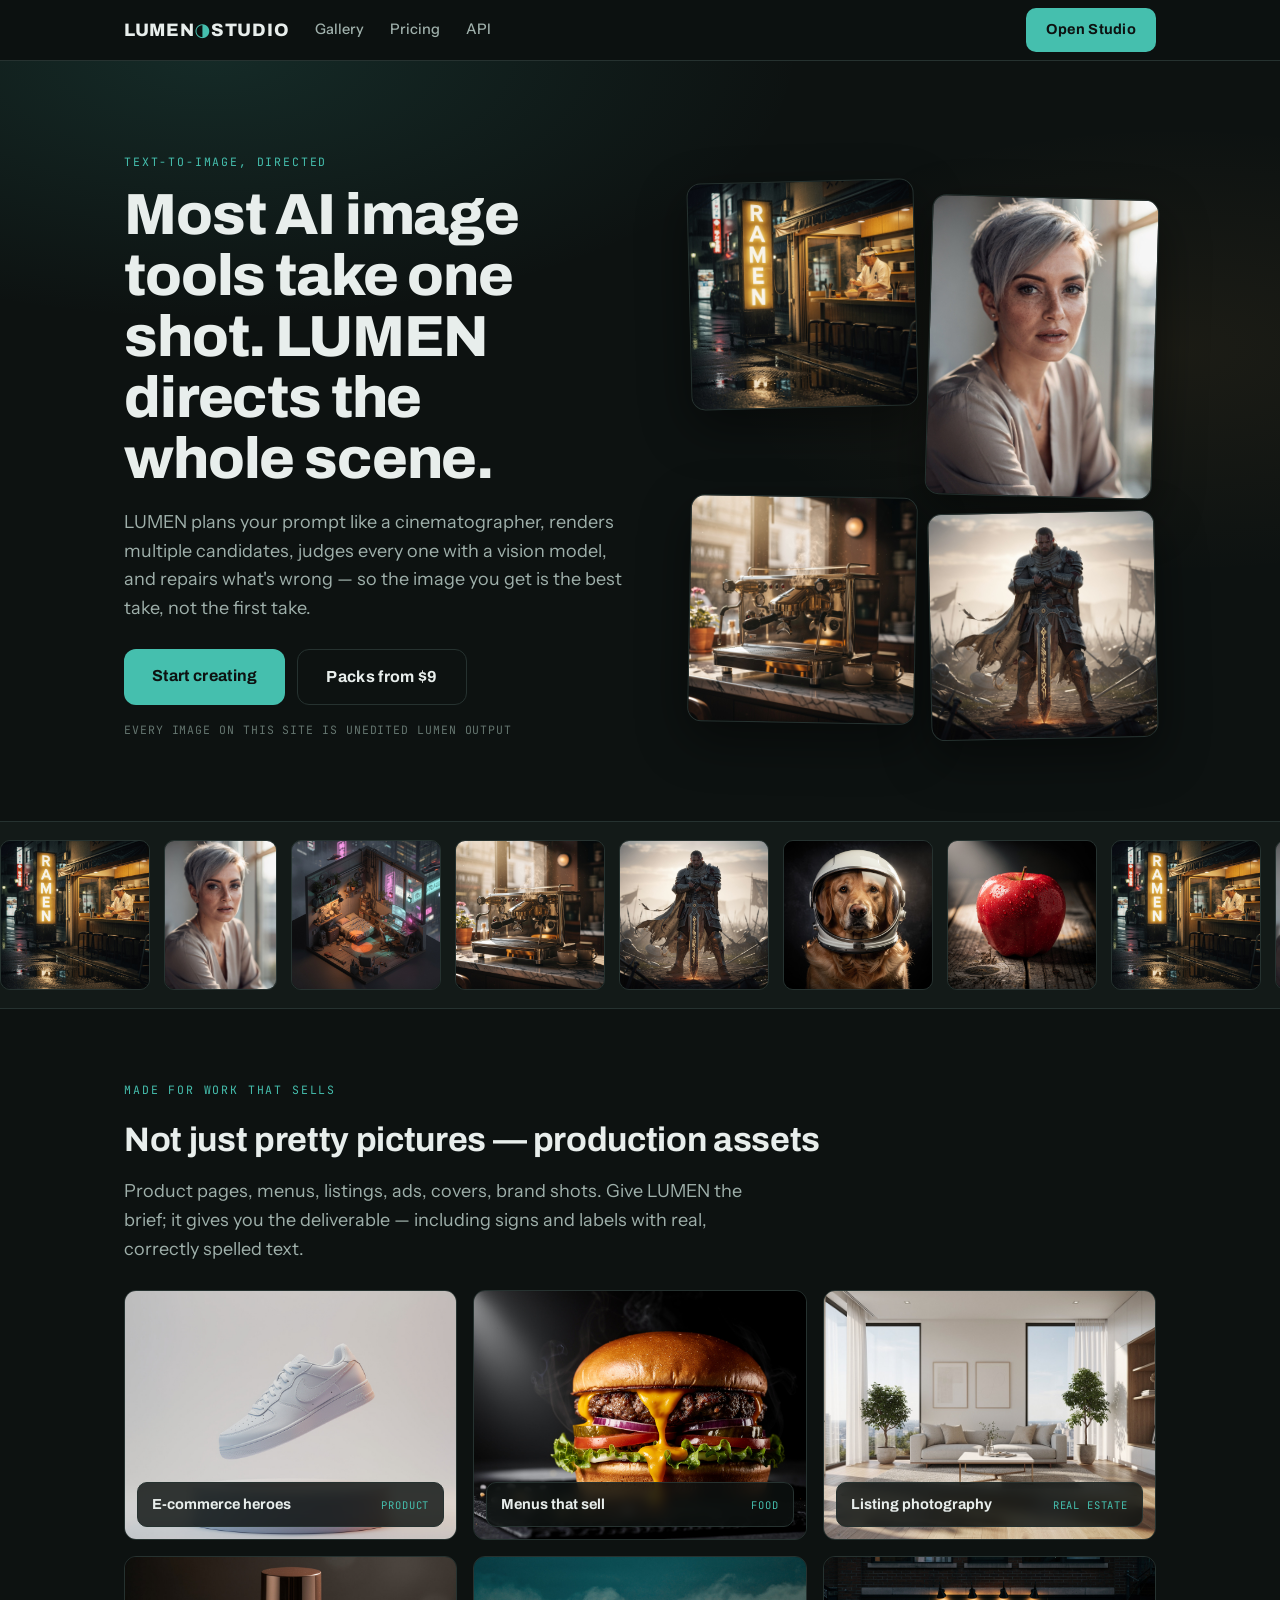
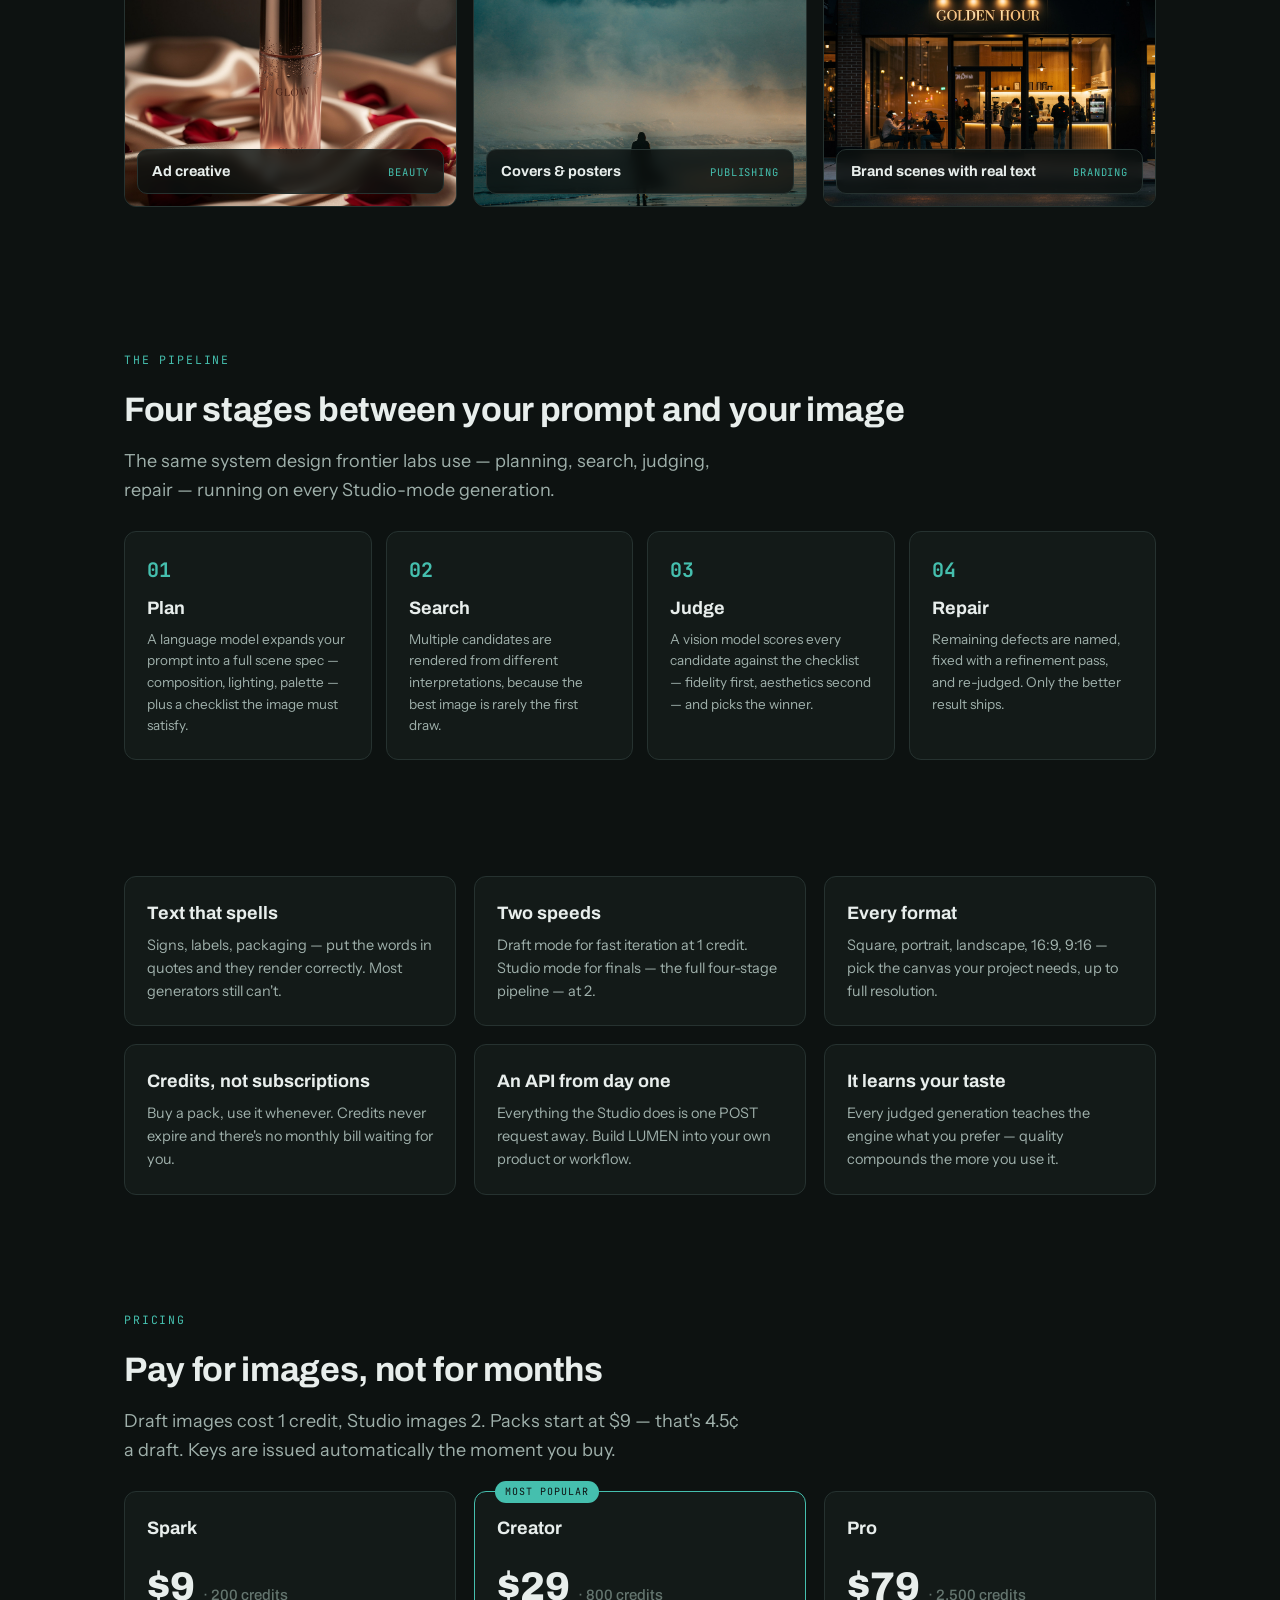
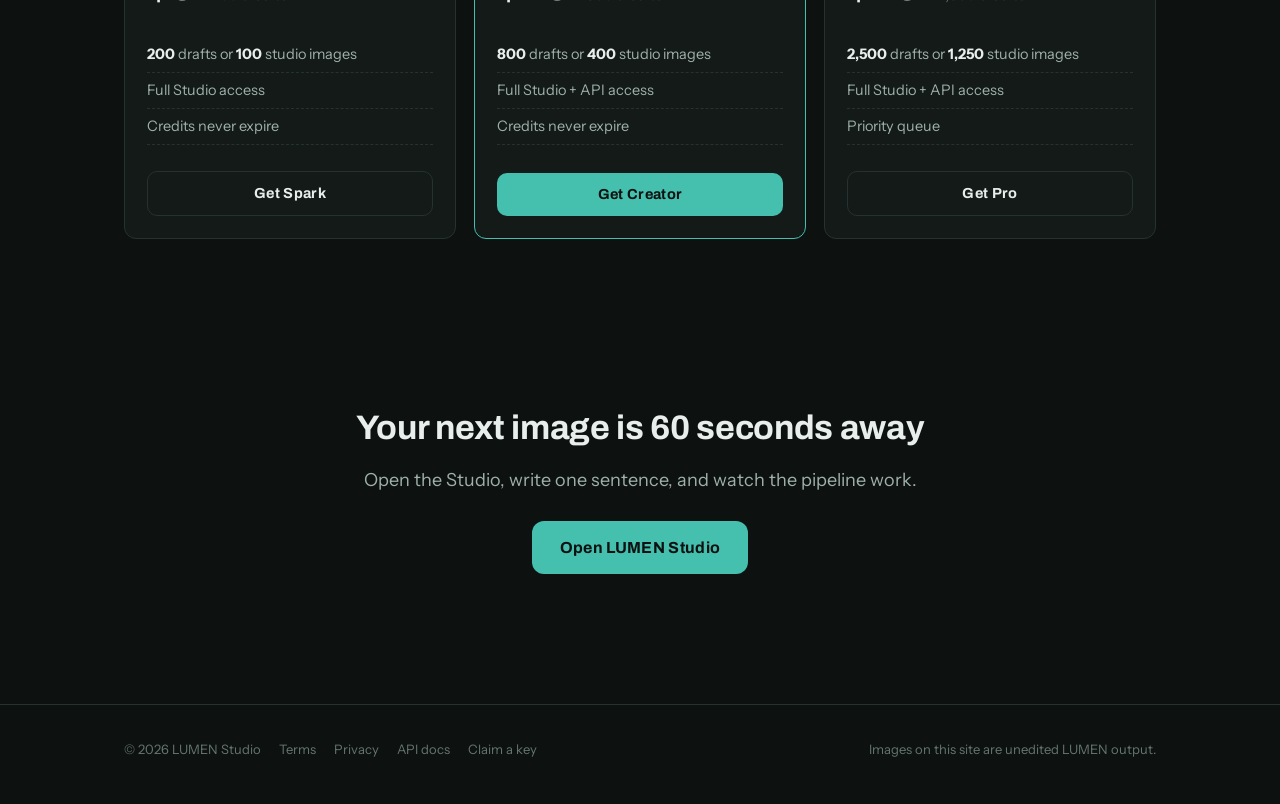
<file: index.html>
<!doctype html>
<html lang="en">
<head>
<meta charset="utf-8">
<meta name="viewport" content="width=device-width, initial-scale=1">
<title>LUMEN Studio — AI images with a director built in</title>
<meta name="description" content="LUMEN plans your shot, renders multiple candidates, judges them with a vision model, and repairs defects. Frontier-quality AI images from 4.5¢ each.">
<meta property="og:title" content="LUMEN Studio">
<meta property="og:description" content="Most AI image tools take one shot. LUMEN directs the whole scene.">
<meta property="og:image" content="assets/ramen.jpg">
<link rel="icon" href="data:image/svg+xml,<svg xmlns='http://www.w3.org/2000/svg' viewBox='0 0 100 100'><text y='.9em' font-size='90'>◑</text></svg>">
<link rel="stylesheet" href="https://fonts.googleapis.com/css2?family=Archivo:wght@600;700;800&family=Instrument+Sans:wght@400;500;600&family=JetBrains+Mono:wght@400;500&display=swap">
<link rel="stylesheet" href="site.css">
<style>
  /* ambient ground */
  .hero {
    padding: 92px 0 70px; position: relative; overflow: hidden;
  }
  .hero::before {
    content: ""; position: absolute; inset: -40% -20% auto;
    height: 130%; pointer-events: none;
    background: radial-gradient(ellipse 55% 45% at 26% 30%, rgba(69,191,174,.14), transparent 60%),
                radial-gradient(ellipse 40% 35% at 80% 60%, rgba(223,160,80,.07), transparent 65%);
  }
  .hero-grid { display: grid; grid-template-columns: 1.05fr .95fr; gap: 48px; align-items: center; position: relative; }
  @media (max-width: 900px) { .hero-grid { grid-template-columns: 1fr; } }
  .hero-ctas { display: flex; gap: 12px; flex-wrap: wrap; }
  .collage { display: grid; grid-template-columns: 1fr 1fr; gap: 14px; }
  .collage img {
    width: 100%; border-radius: 14px; border: 1px solid var(--line); display: block;
    box-shadow: 0 18px 50px rgba(0,0,0,.45);
    transition: transform .45s cubic-bezier(.2,.8,.2,1);
  }
  .collage img:hover { transform: scale(1.035) rotate(0deg) !important; }
  .collage img:nth-child(1) { transform: rotate(-1.4deg); }
  .collage img:nth-child(2) { transform: rotate(1.6deg) translateY(16px); }
  .collage img:nth-child(3) { transform: rotate(1deg); }
  .collage img:nth-child(4) { transform: rotate(-1.2deg) translateY(16px); }
  .proof { font-family: var(--mono); font-size: 11.5px; letter-spacing: .08em; color: var(--ink-3); text-transform: uppercase; margin-top: 16px; }

  /* marquee of renders */
  .marquee { overflow: hidden; border-block: 1px solid var(--line); padding: 18px 0; background: var(--panel); }
  .marquee-track { display: flex; gap: 14px; width: max-content; animation: slide 46s linear infinite; }
  .marquee:hover .marquee-track { animation-play-state: paused; }
  .marquee img { height: 150px; border-radius: 10px; border: 1px solid var(--line); }
  @keyframes slide { to { transform: translateX(-50%); } }
  @media (prefers-reduced-motion: reduce) { .marquee-track { animation: none; } }

  /* pipeline */
  .pipeline { display: grid; grid-template-columns: repeat(4, 1fr); gap: 14px; counter-reset: st; }
  @media (max-width: 860px) { .pipeline { grid-template-columns: 1fr 1fr; } }
  .stage-card {
    background: var(--panel); border: 1px solid var(--line); border-radius: var(--radius);
    padding: 22px; transition: transform .3s ease, border-color .3s ease;
  }
  .stage-card:hover { transform: translateY(-4px); border-color: var(--accent); }
  .stage-card::before {
    counter-increment: st; content: "0" counter(st);
    font-family: var(--mono); font-size: 20px; font-weight: 700; color: var(--accent); display: block; margin-bottom: 8px;
  }
  .stage-card p { font-size: 13.5px; color: var(--ink-2); margin: 4px 0 0; }

  /* use cases */
  .uses { display: grid; grid-template-columns: repeat(3, 1fr); gap: 16px; }
  @media (max-width: 860px) { .uses { grid-template-columns: 1fr; } }
  .use {
    position: relative; border-radius: var(--radius); overflow: hidden;
    border: 1px solid var(--line); background: var(--panel);
    transition: transform .35s ease;
  }
  .use:hover { transform: translateY(-5px); }
  .use img { width: 100%; aspect-ratio: 4/3; object-fit: cover; display: block; }
  .use .u-label {
    position: absolute; left: 12px; bottom: 12px; right: 12px;
    display: flex; align-items: baseline; justify-content: space-between; gap: 8px;
    background: rgba(13,18,17,.82); backdrop-filter: blur(6px);
    border: 1px solid var(--line); border-radius: 10px; padding: 10px 14px;
  }
  .use .u-label b { font-family: var(--display); font-size: 14.5px; }
  .use .u-label span { font-family: var(--mono); font-size: 10.5px; letter-spacing: .08em; text-transform: uppercase; color: var(--accent); white-space: nowrap; }

  .card { transition: transform .3s ease, border-color .3s ease; }
  .card:hover { transform: translateY(-3px); border-color: #2f3d3a; }
  .price-card.pop:hover { border-color: var(--accent); }

  /* closing cta */
  .closing { text-align: center; padding: 90px 0; position: relative; overflow: hidden; }
  .closing::before {
    content: ""; position: absolute; inset: auto -20% -60%; height: 120%; pointer-events: none;
    background: radial-gradient(ellipse 50% 50% at 50% 100%, rgba(69,191,174,.13), transparent 65%);
  }
  .closing > * { position: relative; }
</style>
</head>
<body>

<nav><div class="wrap">
  <a class="wordmark" href="index.html">LUMEN<span>◑</span>STUDIO</a>
  <a class="link" href="gallery.html">Gallery</a>
  <a class="link" href="pricing.html">Pricing</a>
  <a class="link" href="api.html">API</a>
  <div class="spacer"></div>
  <a class="btn" href="studio.html">Open Studio</a>
</div></nav>

<header class="hero"><div class="wrap hero-grid">
  <div>
    <p class="eyebrow">Text-to-image, directed</p>
    <h1>Most AI image tools take one shot. LUMEN directs the whole scene.</h1>
    <p class="sub">LUMEN plans your prompt like a cinematographer, renders multiple candidates, judges every one with a vision model, and repairs what's wrong — so the image you get is the best take, not the first take.</p>
    <div class="hero-ctas">
      <a class="btn big" href="studio.html">Start creating</a>
      <a class="btn big ghost" href="pricing.html">Packs from $9</a>
    </div>
    <p class="proof">Every image on this site is unedited LUMEN output</p>
  </div>
  <div class="collage">
    <img src="assets/ramen.jpg" alt="Rainy Tokyo ramen shop with a sign reading RAMEN">
    <img src="assets/portrait.jpg" alt="Editorial portrait of a woman with silver hair">
    <img src="assets/espresso.jpg" alt="Vintage espresso machine in morning light">
    <img src="assets/warrior.jpg" alt="Fantasy warrior with a greatsword">
  </div>
</div></header>

<div class="marquee" aria-hidden="true"><div class="marquee-track" id="mq">
  <img src="assets/ramen.jpg" alt=""><img src="assets/portrait.jpg" alt="">
  <img src="assets/cyberpunk.jpg" alt=""><img src="assets/espresso.jpg" alt="">
  <img src="assets/warrior.jpg" alt=""><img src="assets/retriever.jpg" alt="">
  <img src="assets/apple.jpg" alt="">
</div></div>

<section><div class="wrap">
  <p class="eyebrow">Made for work that sells</p>
  <h2>Not just pretty pictures — production assets</h2>
  <p class="sub">Product pages, menus, listings, ads, covers, brand shots. Give LUMEN the brief; it gives you the deliverable — including signs and labels with real, correctly spelled text.</p>
  <div class="uses">
    <div class="use"><img src="assets/sneaker.jpg" alt=""><div class="u-label"><b>E‑commerce heroes</b><span>product</span></div></div>
    <div class="use"><img src="assets/burger.jpg" alt=""><div class="u-label"><b>Menus that sell</b><span>food</span></div></div>
    <div class="use"><img src="assets/interior.jpg" alt=""><div class="u-label"><b>Listing photography</b><span>real estate</span></div></div>
    <div class="use"><img src="assets/serum.jpg" alt=""><div class="u-label"><b>Ad creative</b><span>beauty</span></div></div>
    <div class="use"><img src="assets/cover.jpg" alt=""><div class="u-label"><b>Covers &amp; posters</b><span>publishing</span></div></div>
    <div class="use"><img src="assets/storefront.jpg" alt=""><div class="u-label"><b>Brand scenes with real text</b><span>branding</span></div></div>
  </div>
</div></section>

<section><div class="wrap">
  <p class="eyebrow">The pipeline</p>
  <h2>Four stages between your prompt and your image</h2>
  <p class="sub">The same system design frontier labs use — planning, search, judging, repair — running on every Studio-mode generation.</p>
  <div class="pipeline">
    <div class="stage-card"><h3>Plan</h3><p>A language model expands your prompt into a full scene spec — composition, lighting, palette — plus a checklist the image must satisfy.</p></div>
    <div class="stage-card"><h3>Search</h3><p>Multiple candidates are rendered from different interpretations, because the best image is rarely the first draw.</p></div>
    <div class="stage-card"><h3>Judge</h3><p>A vision model scores every candidate against the checklist — fidelity first, aesthetics second — and picks the winner.</p></div>
    <div class="stage-card"><h3>Repair</h3><p>Remaining defects are named, fixed with a refinement pass, and re-judged. Only the better result ships.</p></div>
  </div>
</div></section>

<section class="tight"><div class="wrap">
  <div class="grid c3">
    <div class="card"><h3>Text that spells</h3><p>Signs, labels, packaging — put the words in quotes and they render correctly. Most generators still can't.</p></div>
    <div class="card"><h3>Two speeds</h3><p>Draft mode for fast iteration at 1 credit. Studio mode for finals — the full four-stage pipeline — at 2.</p></div>
    <div class="card"><h3>Every format</h3><p>Square, portrait, landscape, 16:9, 9:16 — pick the canvas your project needs, up to full resolution.</p></div>
    <div class="card"><h3>Credits, not subscriptions</h3><p>Buy a pack, use it whenever. Credits never expire and there's no monthly bill waiting for you.</p></div>
    <div class="card"><h3>An API from day one</h3><p>Everything the Studio does is one POST request away. Build LUMEN into your own product or workflow.</p></div>
    <div class="card"><h3>It learns your taste</h3><p>Every judged generation teaches the engine what you prefer — quality compounds the more you use it.</p></div>
  </div>
</div></section>

<section><div class="wrap">
  <p class="eyebrow">Pricing</p>
  <h2>Pay for images, not for months</h2>
  <p class="sub">Draft images cost 1 credit, Studio images 2. Packs start at $9 — that's 4.5¢ a draft. Keys are issued automatically the moment you buy.</p>
  <div class="grid c3" id="packs">
    <div class="card price-card">
      <h3>Spark</h3><div class="amount">$9 <small>· 200 credits</small></div>
      <ul><li><b>200</b> drafts or <b>100</b> studio images</li><li>Full Studio access</li><li>Credits never expire</li></ul>
      <a class="btn ghost" data-pay="spark" href="pricing.html">Get Spark</a>
    </div>
    <div class="card price-card pop">
      <span class="pop-tag">Most popular</span>
      <h3>Creator</h3><div class="amount">$29 <small>· 800 credits</small></div>
      <ul><li><b>800</b> drafts or <b>400</b> studio images</li><li>Full Studio + API access</li><li>Credits never expire</li></ul>
      <a class="btn" data-pay="creator" href="pricing.html">Get Creator</a>
    </div>
    <div class="card price-card">
      <h3>Pro</h3><div class="amount">$79 <small>· 2,500 credits</small></div>
      <ul><li><b>2,500</b> drafts or <b>1,250</b> studio images</li><li>Full Studio + API access</li><li>Priority queue</li></ul>
      <a class="btn ghost" data-pay="pro" href="pricing.html">Get Pro</a>
    </div>
  </div>
</div></section>

<section class="closing"><div class="wrap">
  <h2>Your next image is 60 seconds away</h2>
  <p class="sub" style="margin-inline:auto">Open the Studio, write one sentence, and watch the pipeline work.</p>
  <a class="btn big" href="studio.html">Open LUMEN Studio</a>
</div></section>

<footer><div class="wrap">
  <span>© 2026 LUMEN Studio</span>
  <a href="terms.html">Terms</a>
  <a href="privacy.html">Privacy</a>
  <a href="api.html">API docs</a>
  <a href="success.html">Claim a key</a>
  <span class="spacer" style="flex:1"></span>
  <span>Images on this site are unedited LUMEN output.</span>
</div></footer>

<script src="config.js"></script>
<script>
  document.querySelectorAll("[data-pay]").forEach(a => {
    const link = (window.LUMEN_CONFIG.PAY || {})[a.dataset.pay];
    if (link && link !== "#") a.href = link;
  });
  // marquee needs its content doubled for a seamless loop
  const mq = document.getElementById("mq");
  mq.innerHTML += mq.innerHTML;
</script>
</body>
</html>
</file>
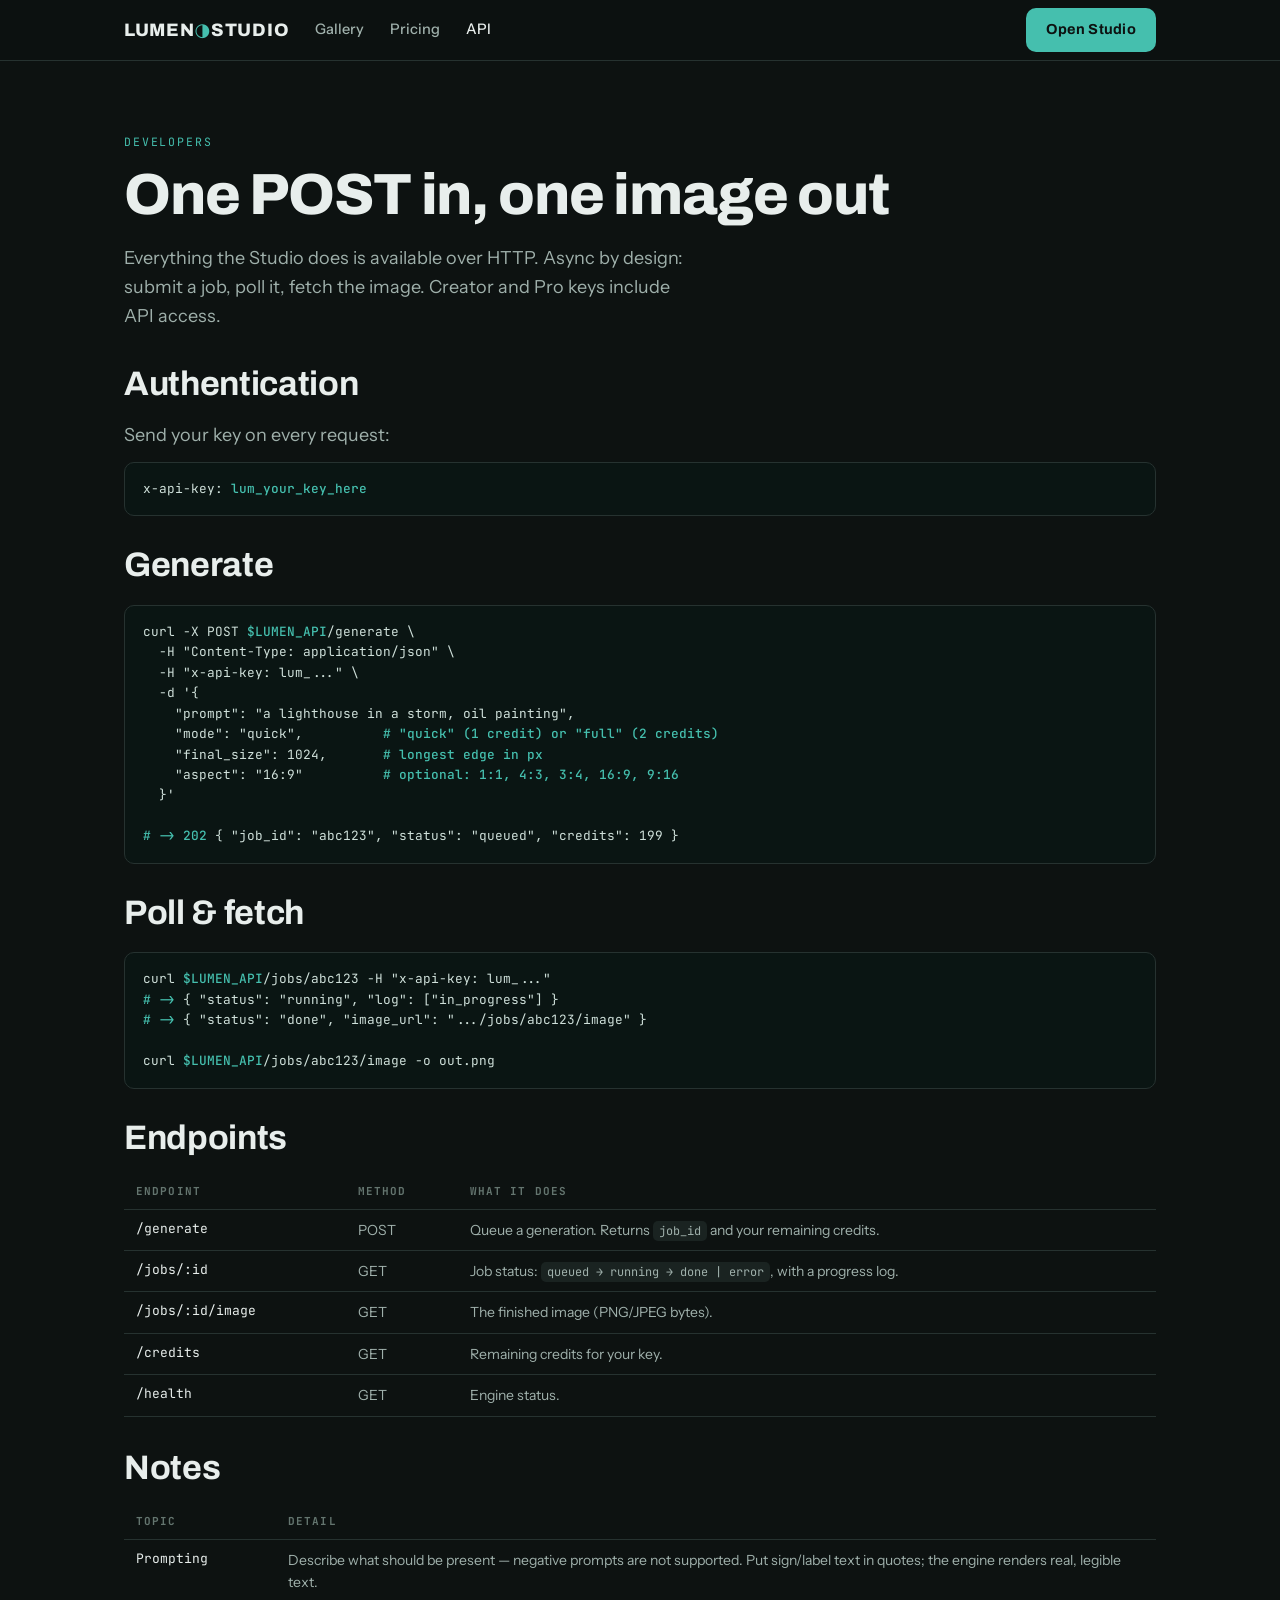
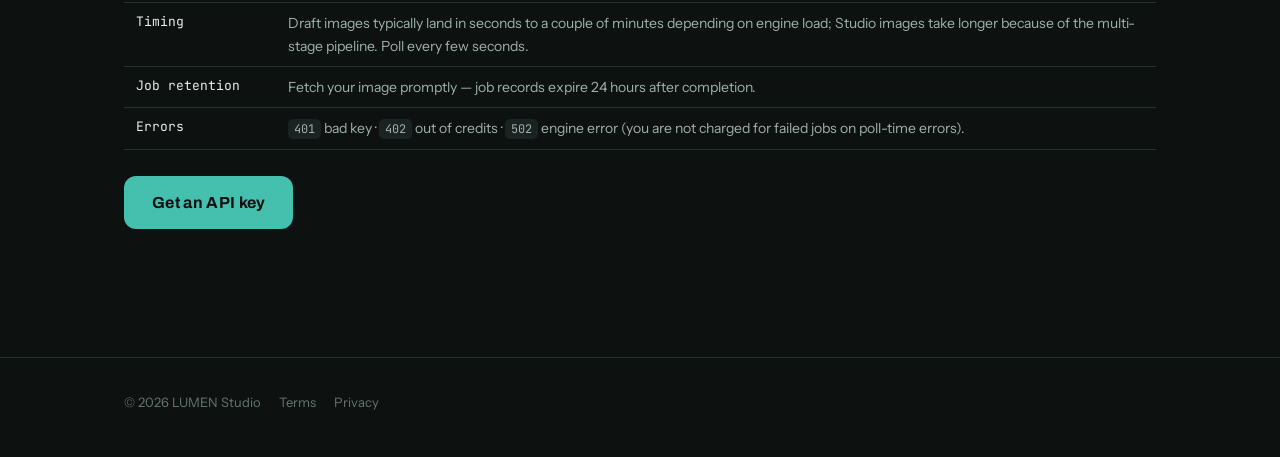
<file: api.html>
<!doctype html>
<html lang="en">
<head>
<meta charset="utf-8">
<meta name="viewport" content="width=device-width, initial-scale=1">
<title>API — LUMEN Studio</title>
<link rel="icon" href="data:image/svg+xml,<svg xmlns='http://www.w3.org/2000/svg' viewBox='0 0 100 100'><text y='.9em' font-size='90'>◑</text></svg>">
<link rel="stylesheet" href="https://fonts.googleapis.com/css2?family=Archivo:wght@600;700;800&family=Instrument+Sans:wght@400;500;600&family=JetBrains+Mono:wght@400;500&display=swap">
<link rel="stylesheet" href="site.css">
</head>
<body>

<nav><div class="wrap">
  <a class="wordmark" href="index.html">LUMEN<span>◑</span>STUDIO</a>
  <a class="link" href="gallery.html">Gallery</a>
  <a class="link" href="pricing.html">Pricing</a>
  <a class="link on" href="api.html">API</a>
  <div class="spacer"></div>
  <a class="btn" href="studio.html">Open Studio</a>
</div></nav>

<section><div class="wrap">
  <p class="eyebrow">Developers</p>
  <h1>One POST in, one image out</h1>
  <p class="sub">Everything the Studio does is available over HTTP. Async by design: submit a job, poll it, fetch the image. Creator and Pro keys include API access.</p>

  <h2>Authentication</h2>
  <p class="sub" style="margin-bottom:10px">Send your key on every request:</p>
  <pre class="code">x-api-key: <b>lum_your_key_here</b></pre>

  <h2>Generate</h2>
  <pre class="code">curl -X POST <b>$LUMEN_API</b>/generate \
  -H "Content-Type: application/json" \
  -H "x-api-key: lum_..." \
  -d '{
    "prompt": "a lighthouse in a storm, oil painting",
    "mode": "quick",          <b># "quick" (1 credit) or "full" (2 credits)</b>
    "final_size": 1024,       <b># longest edge in px</b>
    "aspect": "16:9"          <b># optional: 1:1, 4:3, 3:4, 16:9, 9:16</b>
  }'

<b># -> 202</b> { "job_id": "abc123", "status": "queued", "credits": 199 }</pre>

  <h2>Poll &amp; fetch</h2>
  <pre class="code">curl <b>$LUMEN_API</b>/jobs/abc123 -H "x-api-key: lum_..."
<b># -> </b>{ "status": "running", "log": ["in_progress"] }
<b># -> </b>{ "status": "done", "image_url": ".../jobs/abc123/image" }

curl <b>$LUMEN_API</b>/jobs/abc123/image -o out.png</pre>

  <h2>Endpoints</h2>
  <table class="doc">
    <tr><th>Endpoint</th><th>Method</th><th>What it does</th></tr>
    <tr><td>/generate</td><td>POST</td><td>Queue a generation. Returns <code class="inline">job_id</code> and your remaining credits.</td></tr>
    <tr><td>/jobs/:id</td><td>GET</td><td>Job status: <code class="inline">queued → running → done | error</code>, with a progress log.</td></tr>
    <tr><td>/jobs/:id/image</td><td>GET</td><td>The finished image (PNG/JPEG bytes).</td></tr>
    <tr><td>/credits</td><td>GET</td><td>Remaining credits for your key.</td></tr>
    <tr><td>/health</td><td>GET</td><td>Engine status.</td></tr>
  </table>

  <h2>Notes</h2>
  <table class="doc">
    <tr><th>Topic</th><th></th><th>Detail</th></tr>
    <tr><td>Prompting</td><td></td><td>Describe what should be present — negative prompts are not supported. Put sign/label text in quotes; the engine renders real, legible text.</td></tr>
    <tr><td>Timing</td><td></td><td>Draft images typically land in seconds to a couple of minutes depending on engine load; Studio images take longer because of the multi-stage pipeline. Poll every few seconds.</td></tr>
    <tr><td>Job retention</td><td></td><td>Fetch your image promptly — job records expire 24 hours after completion.</td></tr>
    <tr><td>Errors</td><td></td><td><code class="inline">401</code> bad key · <code class="inline">402</code> out of credits · <code class="inline">502</code> engine error (you are not charged for failed jobs on poll-time errors).</td></tr>
  </table>

  <p style="margin-top:26px"><a class="btn big" href="pricing.html">Get an API key</a></p>
</div></section>

<footer><div class="wrap">
  <span>© 2026 LUMEN Studio</span>
  <a href="terms.html">Terms</a>
  <a href="privacy.html">Privacy</a>
</div></footer>

</body>
</html>
</file>
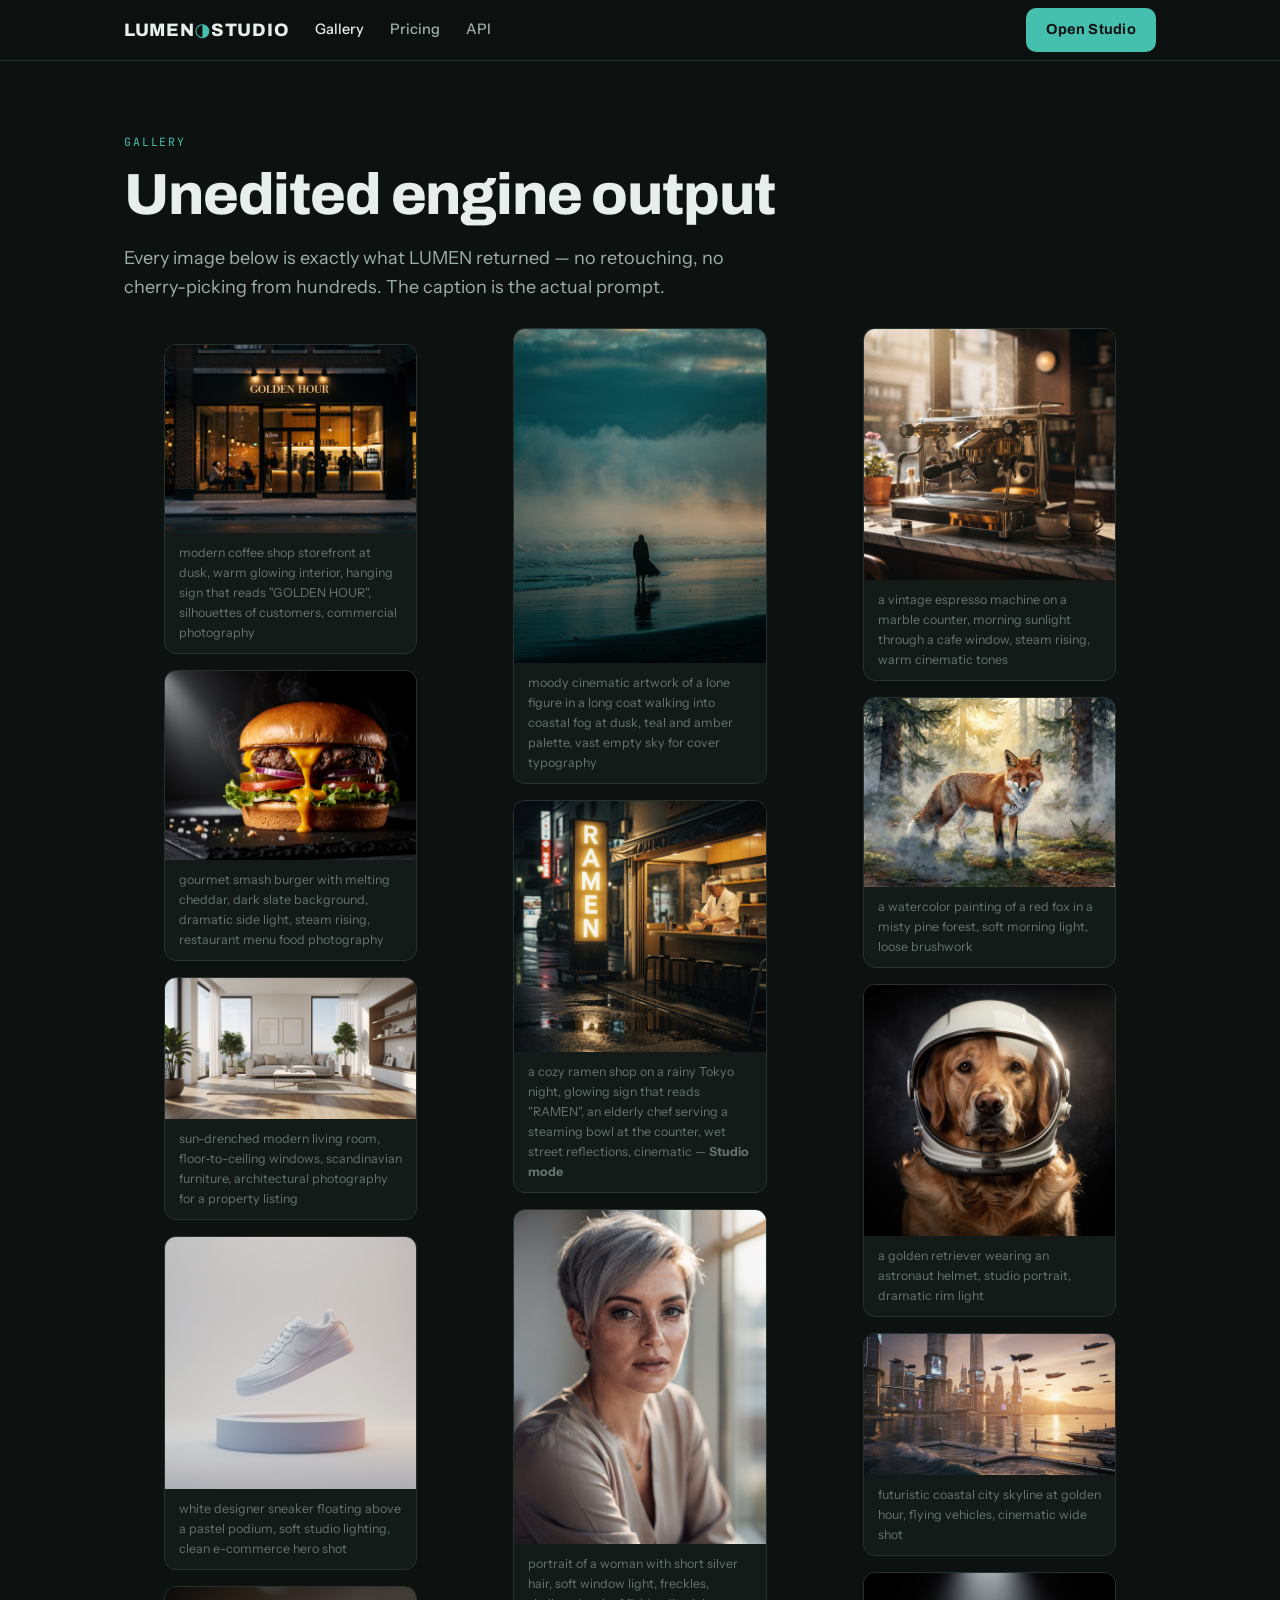
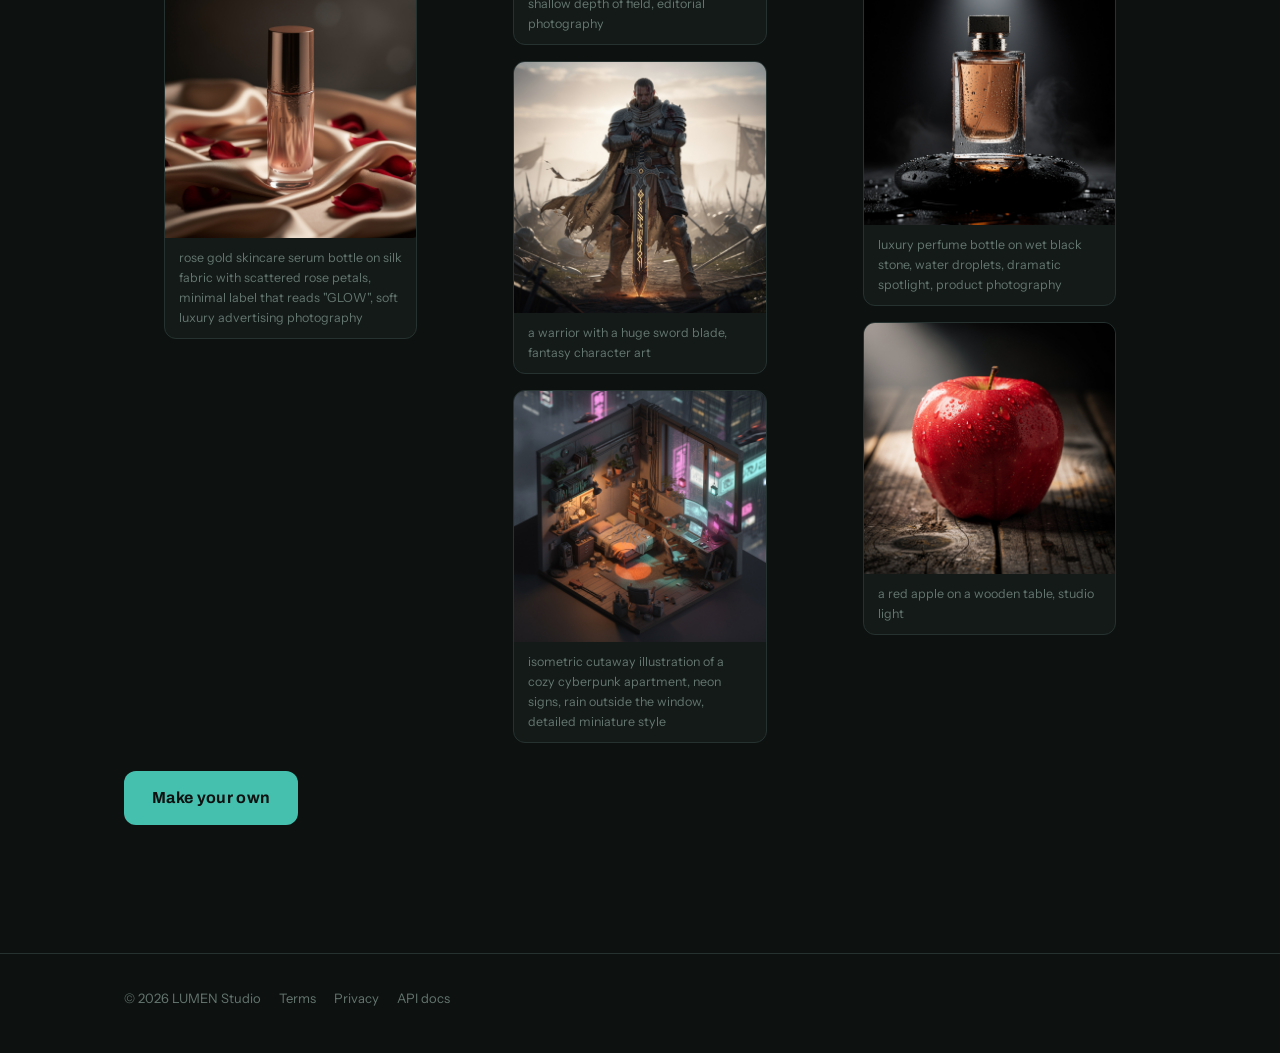
<file: gallery.html>
<!doctype html>
<html lang="en">
<head>
<meta charset="utf-8">
<meta name="viewport" content="width=device-width, initial-scale=1">
<title>Gallery — LUMEN Studio</title>
<link rel="icon" href="data:image/svg+xml,<svg xmlns='http://www.w3.org/2000/svg' viewBox='0 0 100 100'><text y='.9em' font-size='90'>◑</text></svg>">
<link rel="stylesheet" href="https://fonts.googleapis.com/css2?family=Archivo:wght@600;700;800&family=Instrument+Sans:wght@400;500;600&family=JetBrains+Mono:wght@400;500&display=swap">
<link rel="stylesheet" href="site.css">
</head>
<body>

<nav><div class="wrap">
  <a class="wordmark" href="index.html">LUMEN<span>◑</span>STUDIO</a>
  <a class="link on" href="gallery.html">Gallery</a>
  <a class="link" href="pricing.html">Pricing</a>
  <a class="link" href="api.html">API</a>
  <div class="spacer"></div>
  <a class="btn" href="studio.html">Open Studio</a>
</div></nav>

<section><div class="wrap">
  <p class="eyebrow">Gallery</p>
  <h1>Unedited engine output</h1>
  <p class="sub">Every image below is exactly what LUMEN returned — no retouching, no cherry-picking from hundreds. The caption is the actual prompt.</p>

  <div class="masonry">
    <figure class="shot"><img src="assets/storefront.jpg" alt=""><figcaption>modern coffee shop storefront at dusk, warm glowing interior, hanging sign that reads "GOLDEN HOUR", silhouettes of customers, commercial photography</figcaption></figure>
    <figure class="shot"><img src="assets/burger.jpg" alt=""><figcaption>gourmet smash burger with melting cheddar, dark slate background, dramatic side light, steam rising, restaurant menu food photography</figcaption></figure>
    <figure class="shot"><img src="assets/interior.jpg" alt=""><figcaption>sun-drenched modern living room, floor-to-ceiling windows, scandinavian furniture, architectural photography for a property listing</figcaption></figure>
    <figure class="shot"><img src="assets/sneaker.jpg" alt=""><figcaption>white designer sneaker floating above a pastel podium, soft studio lighting, clean e-commerce hero shot</figcaption></figure>
    <figure class="shot"><img src="assets/serum.jpg" alt=""><figcaption>rose gold skincare serum bottle on silk fabric with scattered rose petals, minimal label that reads "GLOW", soft luxury advertising photography</figcaption></figure>
    <figure class="shot"><img src="assets/cover.jpg" alt=""><figcaption>moody cinematic artwork of a lone figure in a long coat walking into coastal fog at dusk, teal and amber palette, vast empty sky for cover typography</figcaption></figure>
    <figure class="shot"><img src="assets/ramen.jpg" alt=""><figcaption>a cozy ramen shop on a rainy Tokyo night, glowing sign that reads "RAMEN", an elderly chef serving a steaming bowl at the counter, wet street reflections, cinematic — <b>Studio mode</b></figcaption></figure>
    <figure class="shot"><img src="assets/portrait.jpg" alt=""><figcaption>portrait of a woman with short silver hair, soft window light, freckles, shallow depth of field, editorial photography</figcaption></figure>
    <figure class="shot"><img src="assets/warrior.jpg" alt=""><figcaption>a warrior with a huge sword blade, fantasy character art</figcaption></figure>
    <figure class="shot"><img src="assets/cyberpunk.jpg" alt=""><figcaption>isometric cutaway illustration of a cozy cyberpunk apartment, neon signs, rain outside the window, detailed miniature style</figcaption></figure>
    <figure class="shot"><img src="assets/espresso.jpg" alt=""><figcaption>a vintage espresso machine on a marble counter, morning sunlight through a cafe window, steam rising, warm cinematic tones</figcaption></figure>
    <figure class="shot"><img src="assets/fox.jpg" alt=""><figcaption>a watercolor painting of a red fox in a misty pine forest, soft morning light, loose brushwork</figcaption></figure>
    <figure class="shot"><img src="assets/retriever.jpg" alt=""><figcaption>a golden retriever wearing an astronaut helmet, studio portrait, dramatic rim light</figcaption></figure>
    <figure class="shot"><img src="assets/city.jpg" alt=""><figcaption>futuristic coastal city skyline at golden hour, flying vehicles, cinematic wide shot</figcaption></figure>
    <figure class="shot"><img src="assets/perfume.jpg" alt=""><figcaption>luxury perfume bottle on wet black stone, water droplets, dramatic spotlight, product photography</figcaption></figure>
    <figure class="shot"><img src="assets/apple.jpg" alt=""><figcaption>a red apple on a wooden table, studio light</figcaption></figure>
  </div>

  <p style="margin-top:28px"><a class="btn big" href="studio.html">Make your own</a></p>
</div></section>

<footer><div class="wrap">
  <span>© 2026 LUMEN Studio</span>
  <a href="terms.html">Terms</a>
  <a href="privacy.html">Privacy</a>
  <a href="api.html">API docs</a>
</div></footer>

</body>
</html>
</file>
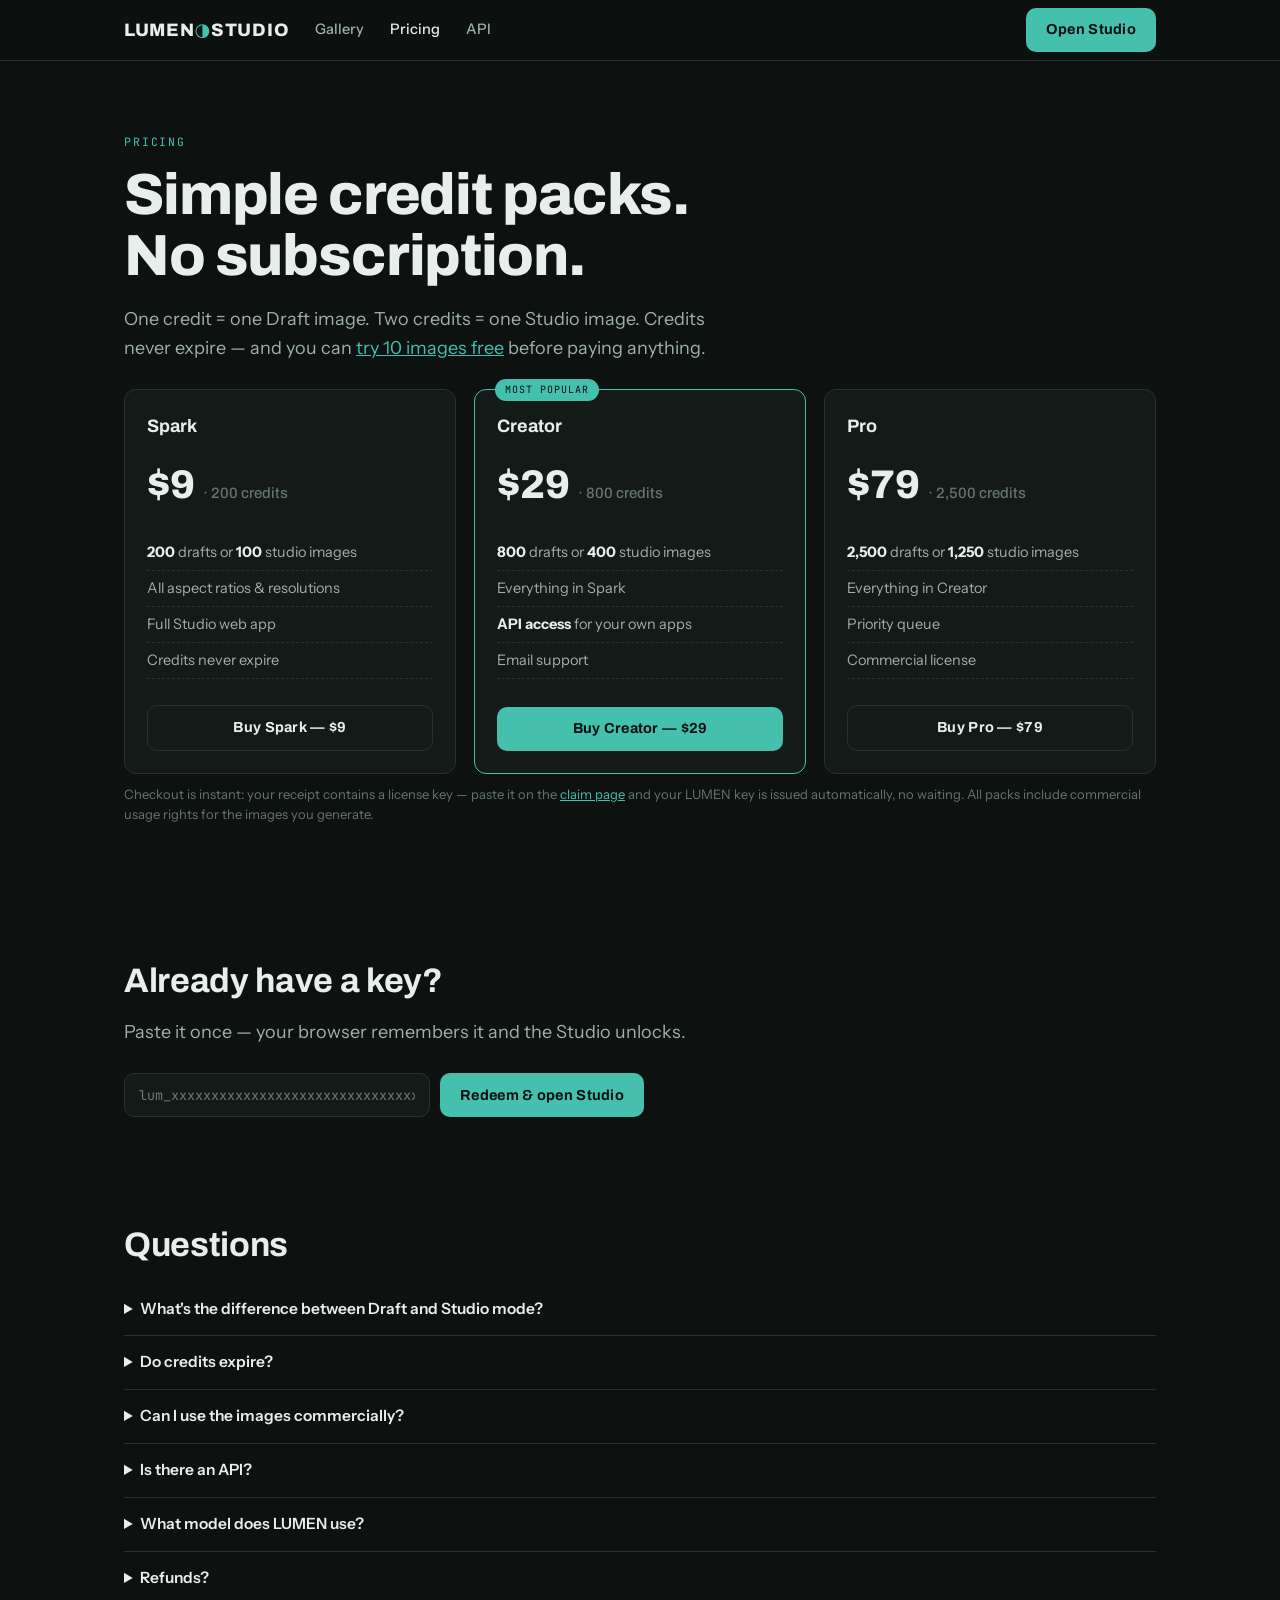
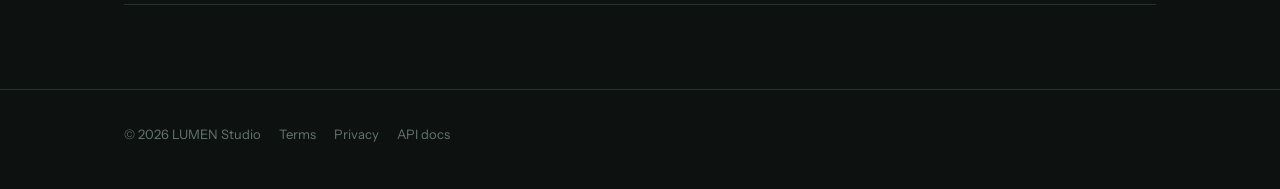
<file: pricing.html>
<!doctype html>
<html lang="en">
<head>
<meta charset="utf-8">
<meta name="viewport" content="width=device-width, initial-scale=1">
<title>Pricing — LUMEN Studio</title>
<link rel="icon" href="data:image/svg+xml,<svg xmlns='http://www.w3.org/2000/svg' viewBox='0 0 100 100'><text y='.9em' font-size='90'>◑</text></svg>">
<link rel="stylesheet" href="https://fonts.googleapis.com/css2?family=Archivo:wght@600;700;800&family=Instrument+Sans:wght@400;500;600&family=JetBrains+Mono:wght@400;500&display=swap">
<link rel="stylesheet" href="site.css">
<style>
  .redeem { display: flex; gap: 10px; max-width: 520px; margin-top: 14px; flex-wrap: wrap; }
  .redeem input {
    flex: 1; min-width: 240px; background: var(--panel); color: var(--ink);
    border: 1px solid var(--line); border-radius: 10px; padding: 12px 14px;
    font-family: var(--mono); font-size: 13.5px;
  }
  .redeem input:focus { outline: 2px solid var(--accent); outline-offset: -1px; }
  .note { font-size: 13px; color: var(--ink-3); margin-top: 10px; }
</style>
</head>
<body>

<nav><div class="wrap">
  <a class="wordmark" href="index.html">LUMEN<span>◑</span>STUDIO</a>
  <a class="link" href="gallery.html">Gallery</a>
  <a class="link on" href="pricing.html">Pricing</a>
  <a class="link" href="api.html">API</a>
  <div class="spacer"></div>
  <a class="btn" href="studio.html">Open Studio</a>
</div></nav>

<section><div class="wrap">
  <p class="eyebrow">Pricing</p>
  <h1>Simple credit packs.<br>No subscription.</h1>
  <p class="sub">One credit = one Draft image. Two credits = one Studio image. Credits never expire — and you can <a href="studio.html" style="color:var(--accent)">try 10 images free</a> before paying anything.</p>

  <div class="grid c3">
    <div class="card price-card">
      <h3>Spark</h3><div class="amount">$9 <small>· 200 credits</small></div>
      <ul>
        <li><b>200</b> drafts or <b>100</b> studio images</li>
        <li>All aspect ratios &amp; resolutions</li>
        <li>Full Studio web app</li>
        <li>Credits never expire</li>
      </ul>
      <a class="btn ghost" data-pay="spark" href="#">Buy Spark — $9</a>
    </div>
    <div class="card price-card pop">
      <span class="pop-tag">Most popular</span>
      <h3>Creator</h3><div class="amount">$29 <small>· 800 credits</small></div>
      <ul>
        <li><b>800</b> drafts or <b>400</b> studio images</li>
        <li>Everything in Spark</li>
        <li><b>API access</b> for your own apps</li>
        <li>Email support</li>
      </ul>
      <a class="btn" data-pay="creator" href="#">Buy Creator — $29</a>
    </div>
    <div class="card price-card">
      <h3>Pro</h3><div class="amount">$79 <small>· 2,500 credits</small></div>
      <ul>
        <li><b>2,500</b> drafts or <b>1,250</b> studio images</li>
        <li>Everything in Creator</li>
        <li>Priority queue</li>
        <li>Commercial license</li>
      </ul>
      <a class="btn ghost" data-pay="pro" href="#">Buy Pro — $79</a>
    </div>
  </div>
  <p class="note">Checkout is instant: your receipt contains a license key — paste it on the <a href="success.html" style="color:var(--accent)">claim page</a> and your LUMEN key is issued automatically, no waiting. All packs include commercial usage rights for the images you generate.</p>
</div></section>

<section class="tight"><div class="wrap">
  <h2>Already have a key?</h2>
  <p class="sub">Paste it once — your browser remembers it and the Studio unlocks.</p>
  <div class="redeem">
    <input id="keyInput" placeholder="lum_xxxxxxxxxxxxxxxxxxxxxxxxxxxxxxxx" spellcheck="false">
    <button class="btn" id="redeemBtn">Redeem &amp; open Studio</button>
  </div>
  <p class="note" id="redeemMsg"></p>
</div></section>

<section class="tight"><div class="wrap">
  <h2>Questions</h2>
  <details class="faq"><summary>What's the difference between Draft and Studio mode?</summary>
    <p>Draft renders your prompt directly — fast and cheap, great for exploring. Studio runs the full pipeline: a language model plans the shot, several candidates are rendered, a vision model judges them against a checklist, and defects get a repair pass. Studio images cost 2 credits because the engine does roughly four times the work.</p></details>
  <details class="faq"><summary>Do credits expire?</summary>
    <p>No. Buy a pack today, use it next year. There is no subscription and nothing renews automatically.</p></details>
  <details class="faq"><summary>Can I use the images commercially?</summary>
    <p>Yes — images you generate are yours to use, including commercially. The Pro pack includes an explicit commercial license certificate for client work.</p></details>
  <details class="faq"><summary>Is there an API?</summary>
    <p>Yes. Creator and Pro keys work on the HTTP API — one POST to generate, one GET to fetch the image. See the <a href="api.html" style="color:var(--accent)">API docs</a>.</p></details>
  <details class="faq"><summary>What model does LUMEN use?</summary>
    <p>The engine is built on FLUX.2-family open-weight models orchestrated by LUMEN's own planning, judging, and repair system. Draft uses a fast distilled model; Studio uses the larger model plus the full pipeline.</p></details>
  <details class="faq"><summary>Refunds?</summary>
    <p>If something's wrong, email us within 14 days of purchase and we'll make it right — unused packs are refunded in full.</p></details>
</div></section>

<footer><div class="wrap">
  <span>© 2026 LUMEN Studio</span>
  <a href="terms.html">Terms</a>
  <a href="privacy.html">Privacy</a>
  <a href="api.html">API docs</a>
</div></footer>

<script src="config.js"></script>
<script>
  document.querySelectorAll("[data-pay]").forEach(a => {
    const link = (window.LUMEN_CONFIG.PAY || {})[a.dataset.pay];
    if (link && link !== "#") { a.href = link; }
    else {
      a.addEventListener("click", e => {
        e.preventDefault();
        a.textContent = "Checkout opening soon — email us";
        a.href = "mailto:" + window.LUMEN_CONFIG.SUPPORT_EMAIL + "?subject=LUMEN%20credits";
      }, { once: true });
    }
  });
  document.getElementById("redeemBtn").addEventListener("click", () => {
    const k = document.getElementById("keyInput").value.trim();
    const msg = document.getElementById("redeemMsg");
    if (!/^lum_[a-f0-9]{16,}$/i.test(k)) { msg.textContent = "That doesn't look like a LUMEN key (they start with lum_)."; return; }
    localStorage.setItem("LUMEN_KEY", k);
    if (window.LUMEN_CONFIG.CLOUD_API) localStorage.setItem("LUMEN_API", window.LUMEN_CONFIG.CLOUD_API);
    msg.textContent = "Key saved — opening the Studio…";
    setTimeout(() => location.href = "studio.html", 600);
  });
</script>
</body>
</html>
</file>
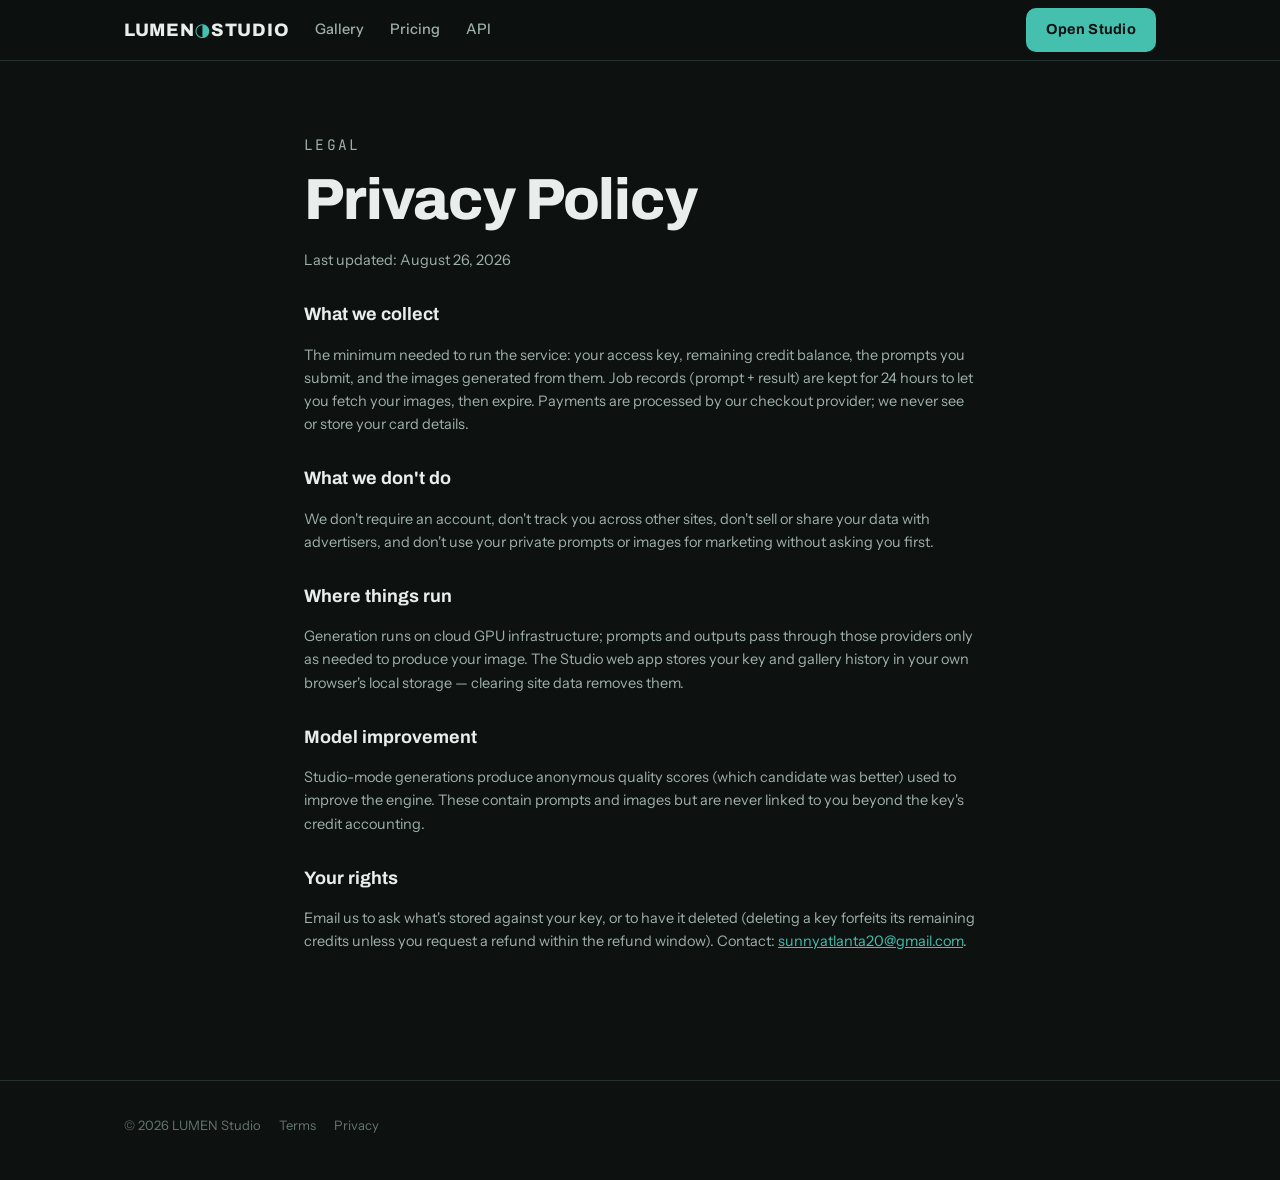
<file: privacy.html>
<!doctype html>
<html lang="en">
<head>
<meta charset="utf-8">
<meta name="viewport" content="width=device-width, initial-scale=1">
<title>Privacy Policy — LUMEN Studio</title>
<link rel="icon" href="data:image/svg+xml,<svg xmlns='http://www.w3.org/2000/svg' viewBox='0 0 100 100'><text y='.9em' font-size='90'>◑</text></svg>">
<link rel="stylesheet" href="https://fonts.googleapis.com/css2?family=Archivo:wght@600;700;800&family=Instrument+Sans:wght@400;500;600&family=JetBrains+Mono:wght@400;500&display=swap">
<link rel="stylesheet" href="site.css">
</head>
<body>

<nav><div class="wrap">
  <a class="wordmark" href="index.html">LUMEN<span>◑</span>STUDIO</a>
  <a class="link" href="gallery.html">Gallery</a>
  <a class="link" href="pricing.html">Pricing</a>
  <a class="link" href="api.html">API</a>
  <div class="spacer"></div>
  <a class="btn" href="studio.html">Open Studio</a>
</div></nav>

<section><div class="wrap legal">
  <p class="eyebrow">Legal</p>
  <h1>Privacy Policy</h1>
  <p class="muted">Last updated: August 26, 2026</p>

  <h3>What we collect</h3>
  <p>The minimum needed to run the service: your access key, remaining credit balance, the prompts you submit, and the images generated from them. Job records (prompt + result) are kept for 24 hours to let you fetch your images, then expire. Payments are processed by our checkout provider; we never see or store your card details.</p>

  <h3>What we don't do</h3>
  <p>We don't require an account, don't track you across other sites, don't sell or share your data with advertisers, and don't use your private prompts or images for marketing without asking you first.</p>

  <h3>Where things run</h3>
  <p>Generation runs on cloud GPU infrastructure; prompts and outputs pass through those providers only as needed to produce your image. The Studio web app stores your key and gallery history in your own browser's local storage — clearing site data removes them.</p>

  <h3>Model improvement</h3>
  <p>Studio-mode generations produce anonymous quality scores (which candidate was better) used to improve the engine. These contain prompts and images but are never linked to you beyond the key's credit accounting.</p>

  <h3>Your rights</h3>
  <p>Email us to ask what's stored against your key, or to have it deleted (deleting a key forfeits its remaining credits unless you request a refund within the refund window). Contact: <span id="mail"></span>.</p>
</div></section>

<footer><div class="wrap">
  <span>© 2026 LUMEN Studio</span>
  <a href="terms.html">Terms</a>
  <a href="privacy.html">Privacy</a>
</div></footer>

<script src="config.js"></script>
<script>
  const m = window.LUMEN_CONFIG.SUPPORT_EMAIL;
  document.getElementById("mail").innerHTML = `<a href="mailto:${m}" style="color:var(--accent)">${m}</a>`;
</script>
</body>
</html>
</file>
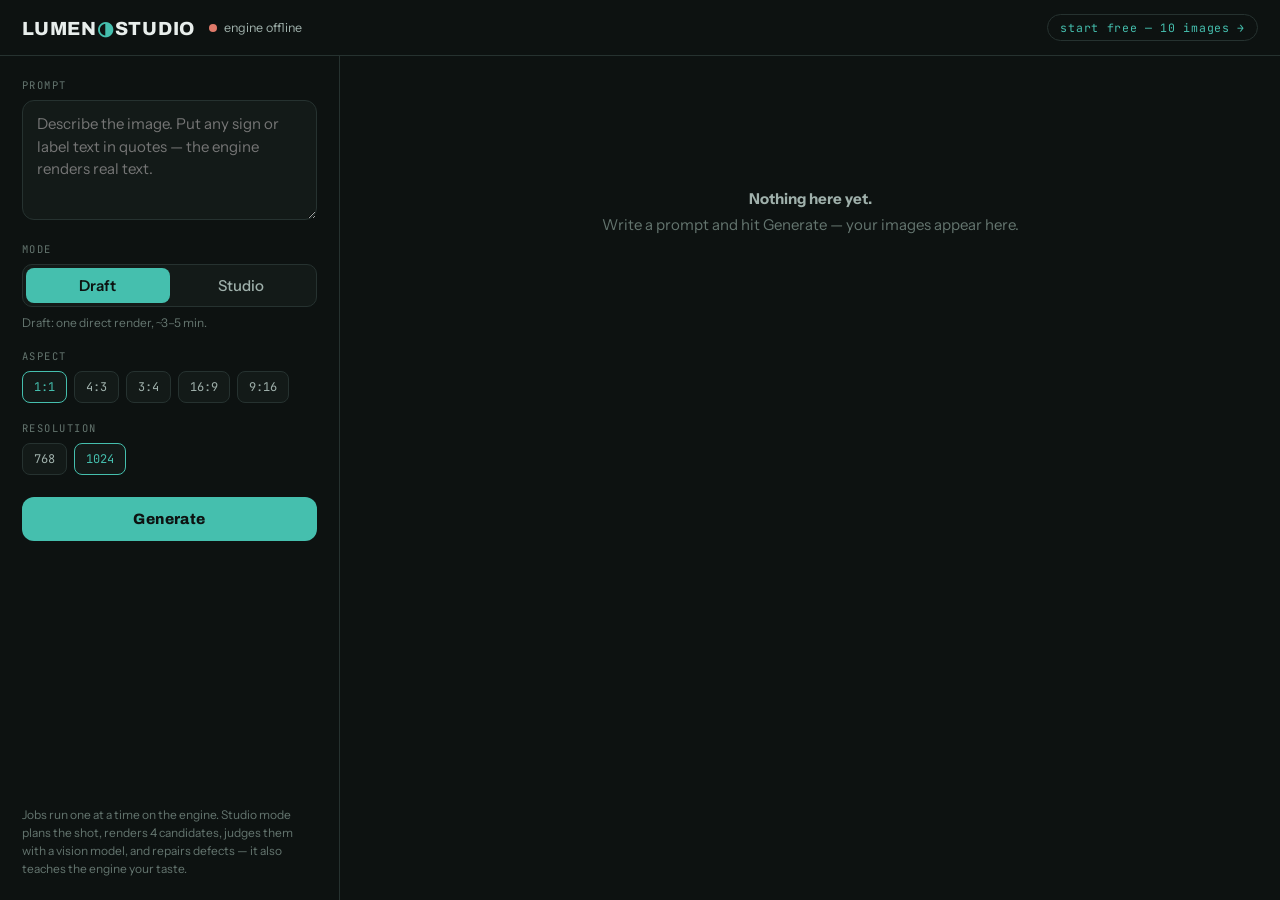
<file: studio.html>
<!doctype html>
<html lang="en">
<head>
<meta charset="utf-8">
<meta name="viewport" content="width=device-width, initial-scale=1">
<title>LUMEN Studio</title>
<link rel="icon" href="data:image/svg+xml,<svg xmlns='http://www.w3.org/2000/svg' viewBox='0 0 100 100'><text y='.9em' font-size='90'>◑</text></svg>">
<link rel="stylesheet" href="https://fonts.googleapis.com/css2?family=Archivo:wght@600;800&family=Instrument+Sans:wght@400;500;600&family=JetBrains+Mono:wght@400;500&display=swap">
<style>
  :root {
    --bg: #0d1211; --panel: #131a18; --panel-2: #1a2321; --line: #263230;
    --ink: #e8eeec; --ink-2: #9fb0ab; --ink-3: #64756f;
    --accent: #45bfae; --accent-ink: #0d1211; --amber: #dfa050; --red: #e07a6a;
    --radius: 12px;
  }
  * { box-sizing: border-box; }
  html, body { margin: 0; height: 100%; }
  body {
    background: var(--bg); color: var(--ink);
    font-family: "Instrument Sans", system-ui, sans-serif; font-size: 15px;
    display: flex; flex-direction: column;
  }
  header {
    display: flex; align-items: center; gap: 14px;
    padding: 14px 22px; border-bottom: 1px solid var(--line); flex-shrink: 0;
  }
  .wordmark { font-family: "Archivo", sans-serif; font-weight: 800; font-size: 19px; letter-spacing: .04em; }
  .wordmark span { color: var(--accent); }
  .status { display: flex; align-items: center; gap: 7px; font-size: 12.5px; color: var(--ink-2); }
  .dot { width: 8px; height: 8px; border-radius: 50%; background: var(--red); }
  .dot.ok { background: var(--accent); box-shadow: 0 0 8px rgba(69,191,174,.6); }
  .spacer { flex: 1; }
  .pill {
    font-family: "JetBrains Mono", monospace; font-size: 11.5px; letter-spacing: .06em;
    padding: 5px 12px; border-radius: 999px; border: 1px solid var(--line); color: var(--ink-2);
  }
  .pill b { color: var(--accent); font-weight: 500; }

  main { flex: 1; display: flex; min-height: 0; }
  .create {
    width: 340px; flex-shrink: 0; border-right: 1px solid var(--line);
    padding: 22px; display: flex; flex-direction: column; gap: 18px; overflow-y: auto;
  }
  label.sect {
    font-family: "JetBrains Mono", monospace; font-size: 10.5px; letter-spacing: .14em;
    text-transform: uppercase; color: var(--ink-3); display: block; margin-bottom: 8px;
  }
  textarea {
    width: 100%; min-height: 120px; resize: vertical;
    background: var(--panel); color: var(--ink); border: 1px solid var(--line);
    border-radius: var(--radius); padding: 12px 14px; font: inherit; line-height: 1.5;
  }
  textarea:focus { outline: 2px solid var(--accent); outline-offset: -1px; }
  .seg { display: flex; background: var(--panel); border: 1px solid var(--line); border-radius: 10px; padding: 3px; }
  .seg button {
    flex: 1; border: 0; background: transparent; color: var(--ink-2); font: inherit;
    font-weight: 500; padding: 8px 0; border-radius: 8px; cursor: pointer;
  }
  .seg button.on { background: var(--accent); color: var(--accent-ink); font-weight: 600; }
  .seg-hint { font-size: 12px; color: var(--ink-3); margin-top: 7px; line-height: 1.45; }
  .chips { display: flex; flex-wrap: wrap; gap: 7px; }
  .chips button {
    font-family: "JetBrains Mono", monospace; font-size: 12px; cursor: pointer;
    background: var(--panel); color: var(--ink-2); border: 1px solid var(--line);
    border-radius: 8px; padding: 7px 11px;
  }
  .chips button.on { border-color: var(--accent); color: var(--accent); }
  .go {
    margin-top: 4px; padding: 14px; border: 0; border-radius: var(--radius); cursor: pointer;
    font-family: "Archivo", sans-serif; font-weight: 800; font-size: 15px; letter-spacing: .03em;
    background: var(--accent); color: var(--accent-ink);
  }
  .go:disabled { opacity: .45; cursor: default; }
  .foot { margin-top: auto; font-size: 12px; color: var(--ink-3); line-height: 1.5; }

  .gallery { flex: 1; overflow-y: auto; padding: 22px; }
  .grid { display: grid; grid-template-columns: repeat(auto-fill, minmax(240px, 1fr)); gap: 16px; }
  .card {
    background: var(--panel); border: 1px solid var(--line); border-radius: var(--radius);
    overflow: hidden; cursor: pointer; position: relative;
  }
  .card img { width: 100%; aspect-ratio: 1; object-fit: cover; display: block; background: var(--panel-2); }
  .card .cap { padding: 9px 12px; font-size: 12.5px; color: var(--ink-2);
    white-space: nowrap; overflow: hidden; text-overflow: ellipsis; }
  .card .badge {
    position: absolute; top: 10px; left: 10px; font-family: "JetBrains Mono", monospace;
    font-size: 10px; letter-spacing: .08em; text-transform: uppercase;
    background: rgba(13,18,17,.82); color: var(--accent); padding: 3px 8px; border-radius: 6px;
  }
  .working {
    aspect-ratio: 1; display: flex; flex-direction: column; align-items: center;
    justify-content: center; gap: 12px; padding: 18px; text-align: center;
  }
  .spin {
    width: 30px; height: 30px; border-radius: 50%;
    border: 3px solid var(--line); border-top-color: var(--accent);
    animation: spin 1s linear infinite;
  }
  @keyframes spin { to { transform: rotate(360deg); } }
  .working .stage { font-family: "JetBrains Mono", monospace; font-size: 11px; color: var(--ink-2); line-height: 1.5; }
  .empty { color: var(--ink-3); text-align: center; margin-top: 12vh; font-size: 15px; line-height: 1.7; }
  .empty b { color: var(--ink-2); }

  dialog {
    background: var(--panel); color: var(--ink); border: 1px solid var(--line);
    border-radius: 14px; padding: 0; max-width: min(92vw, 1000px); max-height: 92vh;
  }
  dialog::backdrop { background: rgba(5,8,7,.75); }
  .lb { display: flex; flex-direction: column; max-height: 92vh; }
  .lb img { max-width: 100%; max-height: 68vh; object-fit: contain; background: #000; }
  .lb .meta { padding: 16px 20px; display: flex; gap: 14px; align-items: flex-start; }
  .lb .meta p { margin: 0; flex: 1; font-size: 13.5px; color: var(--ink-2); line-height: 1.5; }
  .lb .meta a, .lb .meta button {
    font: inherit; font-size: 13px; cursor: pointer; text-decoration: none; white-space: nowrap;
    background: var(--panel-2); color: var(--accent); border: 1px solid var(--line);
    border-radius: 8px; padding: 8px 14px;
  }
  @media (max-width: 760px) {
    main { flex-direction: column; }
    .create { width: auto; border-right: 0; border-bottom: 1px solid var(--line); }
  }
</style>
</head>
<body>
<header>
  <a class="wordmark" href="index.html" style="text-decoration:none;color:inherit">LUMEN<span>◑</span>STUDIO</a>
  <div class="status"><div class="dot" id="dot"></div><span id="statusText">connecting…</span></div>
  <div class="spacer"></div>
  <div class="pill" id="creditsPill">engine: <b>own hardware · $0/image</b></div>
</header>

<main>
  <aside class="create">
    <div>
      <label class="sect" for="prompt">Prompt</label>
      <textarea id="prompt" placeholder="Describe the image. Put any sign or label text in quotes — the engine renders real text."></textarea>
    </div>
    <div>
      <label class="sect">Mode</label>
      <div class="seg" id="modeSeg">
        <button data-mode="quick" class="on">Draft</button>
        <button data-mode="full">Studio</button>
      </div>
      <div class="seg-hint" id="modeHint">Draft: one direct render, ~3–5 min.</div>
    </div>
    <div>
      <label class="sect">Aspect</label>
      <div class="chips" id="aspectChips">
        <button data-a="" class="on">1:1</button>
        <button data-a="4:3">4:3</button>
        <button data-a="3:4">3:4</button>
        <button data-a="16:9">16:9</button>
        <button data-a="9:16">9:16</button>
      </div>
    </div>
    <div>
      <label class="sect">Resolution</label>
      <div class="chips" id="sizeChips">
        <button data-s="768">768</button>
        <button data-s="1024" class="on">1024</button>
      </div>
    </div>
    <button class="go" id="go">Generate</button>
    <div class="foot">Jobs run one at a time on the engine. Studio mode plans the shot, renders 4 candidates, judges them with a vision model, and repairs defects — it also teaches the engine your taste.</div>
  </aside>

  <section class="gallery">
    <div class="empty" id="empty"><b>Nothing here yet.</b><br>Write a prompt and hit Generate — your images appear here.</div>
    <div class="grid" id="grid"></div>
  </section>
</main>

<dialog id="lightbox">
  <div class="lb">
    <img id="lbImg" alt="">
    <div class="meta">
      <p id="lbPrompt"></p>
      <a id="lbDownload" download="lumen.png">Download</a>
      <a id="lbReport" target="_blank" style="display:none">Judge report</a>
      <button onclick="lightbox.close()">Close</button>
    </div>
  </div>
</dialog>

<script src="config.js"></script>
<script>
// Cloud handoff: open studio with ?api=https://your-worker.workers.dev&key=lum_xxx
// once, and it sticks. Without params: config.js CLOUD_API, else local engine (same origin).
const qs = new URLSearchParams(location.search);
if (qs.get("api")) localStorage.setItem("LUMEN_API", qs.get("api"));
if (qs.get("key")) localStorage.setItem("LUMEN_KEY", qs.get("key"));
const CFG = window.LUMEN_CONFIG || {};
const API = localStorage.getItem("LUMEN_API") || CFG.CLOUD_API || location.origin;
const KEY = localStorage.getItem("LUMEN_KEY") || "";
if (CFG.CLOUD_API && !KEY) {
  document.addEventListener("DOMContentLoaded", () => {
    const pill = document.getElementById("creditsPill");
    pill.innerHTML = '<a href="#" id="trialLink" style="color:var(--accent);text-decoration:none">start free — 10 images →</a>';
    document.getElementById("trialLink").addEventListener("click", async e => {
      e.preventDefault();
      pill.textContent = "setting you up…";
      try {
        const r = await fetch(CFG.CLOUD_API + "/trial", { method: "POST" });
        const d = await r.json();
        if (!r.ok || !d.api_key) throw new Error(d.error || "trial unavailable");
        localStorage.setItem("LUMEN_KEY", d.api_key);
        localStorage.setItem("LUMEN_API", CFG.CLOUD_API);
        location.reload();
      } catch (err) {
        pill.innerHTML = '<a href="pricing.html" style="color:var(--accent);text-decoration:none">get credits →</a>';
      }
    });
  });
}
let mode = "quick", aspect = "", size = 1024;

const $ = id => document.getElementById(id);

// gallery memory survives even when the backend keeps no history (cloud mode)
const myJobs = JSON.parse(localStorage.getItem("LUMEN_JOBS") || "[]");
function rememberJob(id, prompt) {
  myJobs.unshift({ job_id: id, prompt });
  localStorage.setItem("LUMEN_JOBS", JSON.stringify(myJobs.slice(0, 120)));
}

function segWire(id, attr, cb) {
  $(id).addEventListener("click", e => {
    const b = e.target.closest("button"); if (!b) return;
    $(id).querySelectorAll("button").forEach(x => x.classList.remove("on"));
    b.classList.add("on"); cb(b.dataset[attr]);
  });
}
segWire("modeSeg", "mode", v => {
  mode = v;
  $("modeHint").textContent = v === "quick"
    ? "Draft: one direct render, ~3–5 min."
    : "Studio: plan → 4 candidates → AI judge → repair, ~15–25 min. Best quality.";
});
segWire("aspectChips", "a", v => aspect = v);
segWire("sizeChips", "s", v => size = +v);

async function api(path, opts = {}) {
  opts.headers = Object.assign({}, opts.headers, KEY ? { "x-api-key": KEY } : {});
  const r = await fetch(API + path, opts);
  if (!r.ok) throw new Error((await r.json().catch(() => ({}))).error || r.status);
  return r.json();
}

$("go").addEventListener("click", async () => {
  const prompt = $("prompt").value.trim();
  if (!prompt) { $("prompt").focus(); return; }
  $("go").disabled = true; $("go").textContent = "Queuing…";
  try {
    const body = { prompt, mode, final_size: size };
    if (aspect) body.aspect = aspect;
    const res = await api("/generate", { method: "POST", headers: { "Content-Type": "application/json" }, body: JSON.stringify(body) });
    rememberJob(res.job_id, prompt);
    if (res.credits != null) $("creditsPill").innerHTML = `credits: <b>${res.credits}</b>`;
    refresh();
  } catch (e) { alert("Could not queue job: " + e.message); }
  $("go").disabled = false; $("go").textContent = "Generate";
});

function stageLine(job) {
  const log = job.log || [];
  for (let i = log.length - 1; i >= 0; i--) {
    const l = log[i].trim();
    if (l && !l.startsWith("run dir")) return l.length > 60 ? l.slice(0, 60) + "…" : l;
  }
  return job.status === "queued" ? "waiting for engine…" : "starting…";
}

let known = {};
async function refresh() {
  let jobsList;
  try {
    jobsList = await api("/jobs");
    $("dot").classList.add("ok");
    const h = await api("/health");
    $("statusText").textContent = h.running ? "generating" : (h.queued ? "queued: " + h.queued : "ready");
  } catch {
    $("dot").classList.remove("ok"); $("statusText").textContent = "engine offline";
    return;
  }
  // cloud backends keep no server-side history: poll the jobs this browser submitted
  const serverIds = new Set(jobsList.map(j => j.job_id));
  for (const mine of myJobs) {
    if (serverIds.has(mine.job_id) || known[mine.job_id]?.dataset.state === "done") continue;
    try { jobsList.push(await api("/jobs/" + mine.job_id)); } catch {}
  }
  if (KEY) {
    try { const c = await api("/credits"); $("creditsPill").innerHTML = `credits: <b>${c.credits}</b>`; } catch {}
  }
  $("empty").style.display = jobsList.length ? "none" : "block";
  const grid = $("grid");
  for (const job of jobsList.slice().reverse()) {
    let card = known[job.job_id];
    if (!card) {
      card = document.createElement("div"); card.className = "card";
      known[job.job_id] = card; grid.prepend(card);
    }
    if (job.status === "done" && card.dataset.state !== "done") {
      card.dataset.state = "done";
      const img = API + "/jobs/" + job.job_id + "/image";
      card.innerHTML = `<span class="badge">${(job.opts && job.opts.mode) === "full" ? "studio" : "draft"}</span>
        <img loading="lazy" src="${img}"><div class="cap">${job.prompt}</div>`;
      card.onclick = () => {
        $("lbImg").src = img; $("lbPrompt").textContent = job.prompt;
        $("lbDownload").href = img;
        const rep = $("lbReport");
        if (job.report) { rep.style.display = ""; rep.href = API + "/jobs/" + job.job_id + "/report"; }
        else rep.style.display = "none";
        lightbox.showModal();
      };
    } else if (job.status === "error" && card.dataset.state !== "error") {
      card.dataset.state = "error";
      card.innerHTML = `<div class="working"><div style="color:var(--red);font-size:22px">✕</div>
        <div class="stage">generation failed — try again</div></div><div class="cap">${job.prompt}</div>`;
    } else if (job.status === "running" || job.status === "queued") {
      card.dataset.state = job.status;
      card.innerHTML = `<div class="working"><div class="spin"></div>
        <div class="stage">${stageLine(job)}</div></div><div class="cap">${job.prompt}</div>`;
    }
  }
}
refresh();
setInterval(refresh, 4000);
</script>
</body>
</html>
</file>
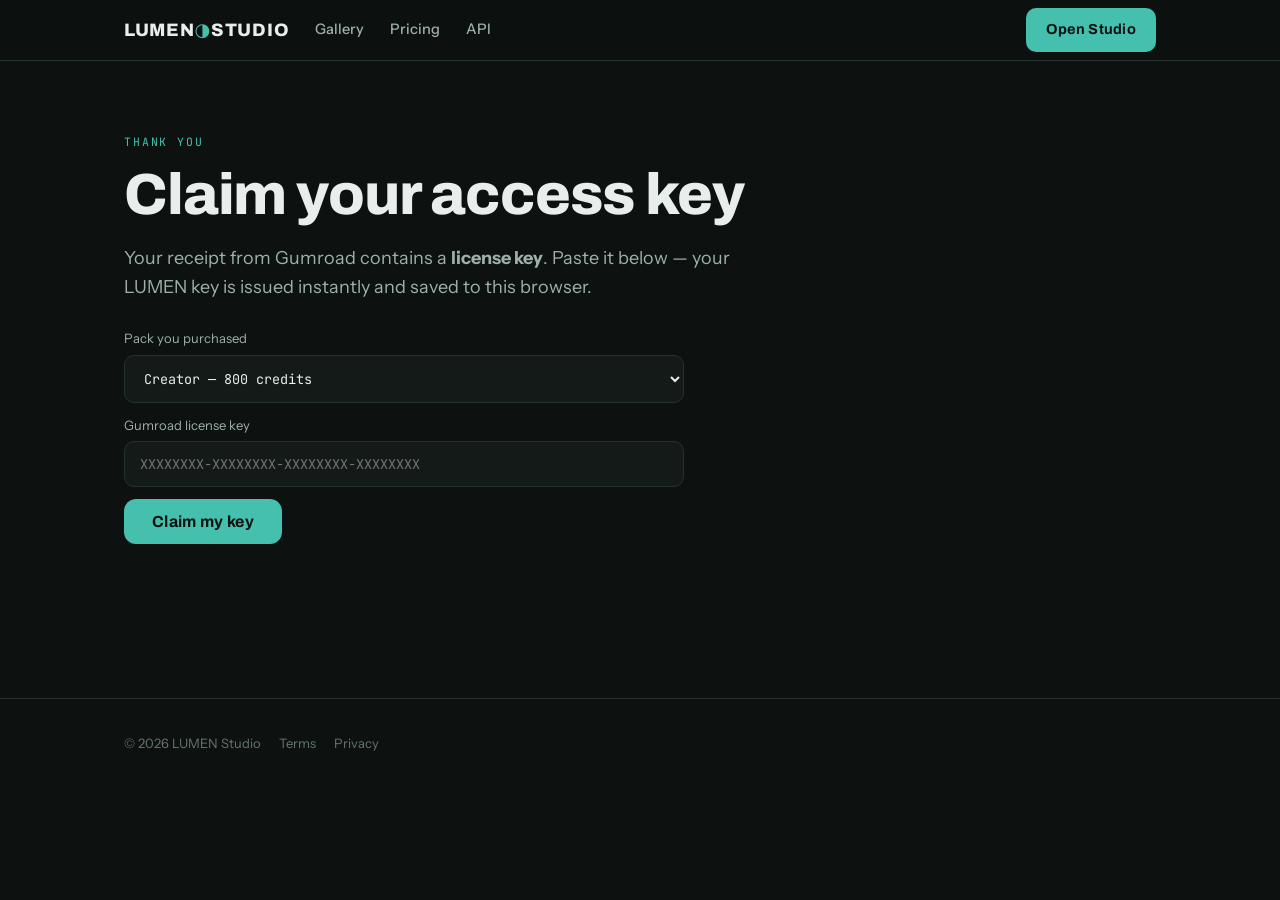
<file: success.html>
<!doctype html>
<html lang="en">
<head>
<meta charset="utf-8">
<meta name="viewport" content="width=device-width, initial-scale=1">
<title>Claim your key — LUMEN Studio</title>
<link rel="icon" href="data:image/svg+xml,<svg xmlns='http://www.w3.org/2000/svg' viewBox='0 0 100 100'><text y='.9em' font-size='90'>◑</text></svg>">
<link rel="stylesheet" href="https://fonts.googleapis.com/css2?family=Archivo:wght@600;700;800&family=Instrument+Sans:wght@400;500;600&family=JetBrains+Mono:wght@400;500&display=swap">
<link rel="stylesheet" href="site.css">
<style>
  .claim-box { max-width: 560px; }
  .claim-box input, .claim-box select {
    width: 100%; background: var(--panel); color: var(--ink);
    border: 1px solid var(--line); border-radius: 10px; padding: 13px 15px;
    font-family: var(--mono); font-size: 13.5px; margin-bottom: 12px;
  }
  .claim-box input:focus, .claim-box select:focus { outline: 2px solid var(--accent); outline-offset: -1px; }
  .claim-box label { display: block; font-size: 13px; color: var(--ink-2); margin-bottom: 6px; }
  .keycard {
    display: none; margin-top: 26px; background: var(--panel); border: 1px solid var(--accent);
    border-radius: var(--radius); padding: 24px;
  }
  .keycard .key {
    font-family: var(--mono); font-size: 15px; color: var(--accent);
    background: #0a1513; border-radius: 8px; padding: 14px 16px; margin: 12px 0 16px;
    word-break: break-all; user-select: all;
  }
  .err { color: #e07a6a; font-size: 14px; margin-top: 8px; min-height: 20px; }
</style>
</head>
<body>

<nav><div class="wrap">
  <a class="wordmark" href="index.html">LUMEN<span>◑</span>STUDIO</a>
  <a class="link" href="gallery.html">Gallery</a>
  <a class="link" href="pricing.html">Pricing</a>
  <a class="link" href="api.html">API</a>
  <div class="spacer"></div>
  <a class="btn" href="studio.html">Open Studio</a>
</div></nav>

<section><div class="wrap">
  <p class="eyebrow">Thank you</p>
  <h1>Claim your access key</h1>
  <p class="sub">Your receipt from Gumroad contains a <b>license key</b>. Paste it below — your LUMEN key is issued instantly and saved to this browser.</p>

  <div class="claim-box">
    <label for="pack">Pack you purchased</label>
    <select id="pack">
      <option value="spark">Spark — 200 credits</option>
      <option value="creator" selected>Creator — 800 credits</option>
      <option value="pro">Pro — 2,500 credits</option>
    </select>
    <label for="license">Gumroad license key</label>
    <input id="license" placeholder="XXXXXXXX-XXXXXXXX-XXXXXXXX-XXXXXXXX" spellcheck="false">
    <button class="btn big" id="claimBtn">Claim my key</button>
    <p class="err" id="err"></p>
  </div>

  <div class="keycard" id="keycard">
    <h3>You're in 🎉</h3>
    <p style="color:var(--ink-2);font-size:14px;margin:4px 0 0">This is your LUMEN key — it's saved in this browser already. Keep a copy somewhere safe; it's also recoverable any time by re-entering your Gumroad license here.</p>
    <div class="key" id="keyText"></div>
    <span style="font-size:14px;color:var(--ink-2)">Credits: <b id="creditsText" style="color:var(--ink)"></b></span>
    <p style="margin:18px 0 0"><a class="btn big" href="studio.html">Start creating →</a></p>
  </div>
</div></section>

<footer><div class="wrap">
  <span>© 2026 LUMEN Studio</span>
  <a href="terms.html">Terms</a>
  <a href="privacy.html">Privacy</a>
</div></footer>

<script src="config.js"></script>
<script>
  const qs = new URLSearchParams(location.search);
  if (qs.get("pack")) document.getElementById("pack").value = qs.get("pack");

  document.getElementById("claimBtn").addEventListener("click", async () => {
    const err = document.getElementById("err");
    const license = document.getElementById("license").value.trim();
    if (!license) { err.textContent = "Paste the license key from your Gumroad receipt."; return; }
    const api = window.LUMEN_CONFIG.CLOUD_API;
    if (!api) { err.textContent = "Checkout is being connected — email " + window.LUMEN_CONFIG.SUPPORT_EMAIL + " and we'll activate you by hand."; return; }
    err.textContent = "Verifying…";
    try {
      const r = await fetch(api + "/claim", {
        method: "POST", headers: { "Content-Type": "application/json" },
        body: JSON.stringify({ pack: document.getElementById("pack").value, license_key: license }),
      });
      const data = await r.json();
      if (!r.ok) { err.textContent = data.error || "Could not verify — try again."; return; }
      err.textContent = "";
      localStorage.setItem("LUMEN_KEY", data.api_key);
      localStorage.setItem("LUMEN_API", api);
      document.getElementById("keyText").textContent = data.api_key;
      document.getElementById("creditsText").textContent = data.credits;
      document.getElementById("keycard").style.display = "block";
      document.getElementById("keycard").scrollIntoView({ behavior: "smooth" });
    } catch (e) { err.textContent = "Network error — try again in a moment."; }
  });
</script>
</body>
</html>
</file>
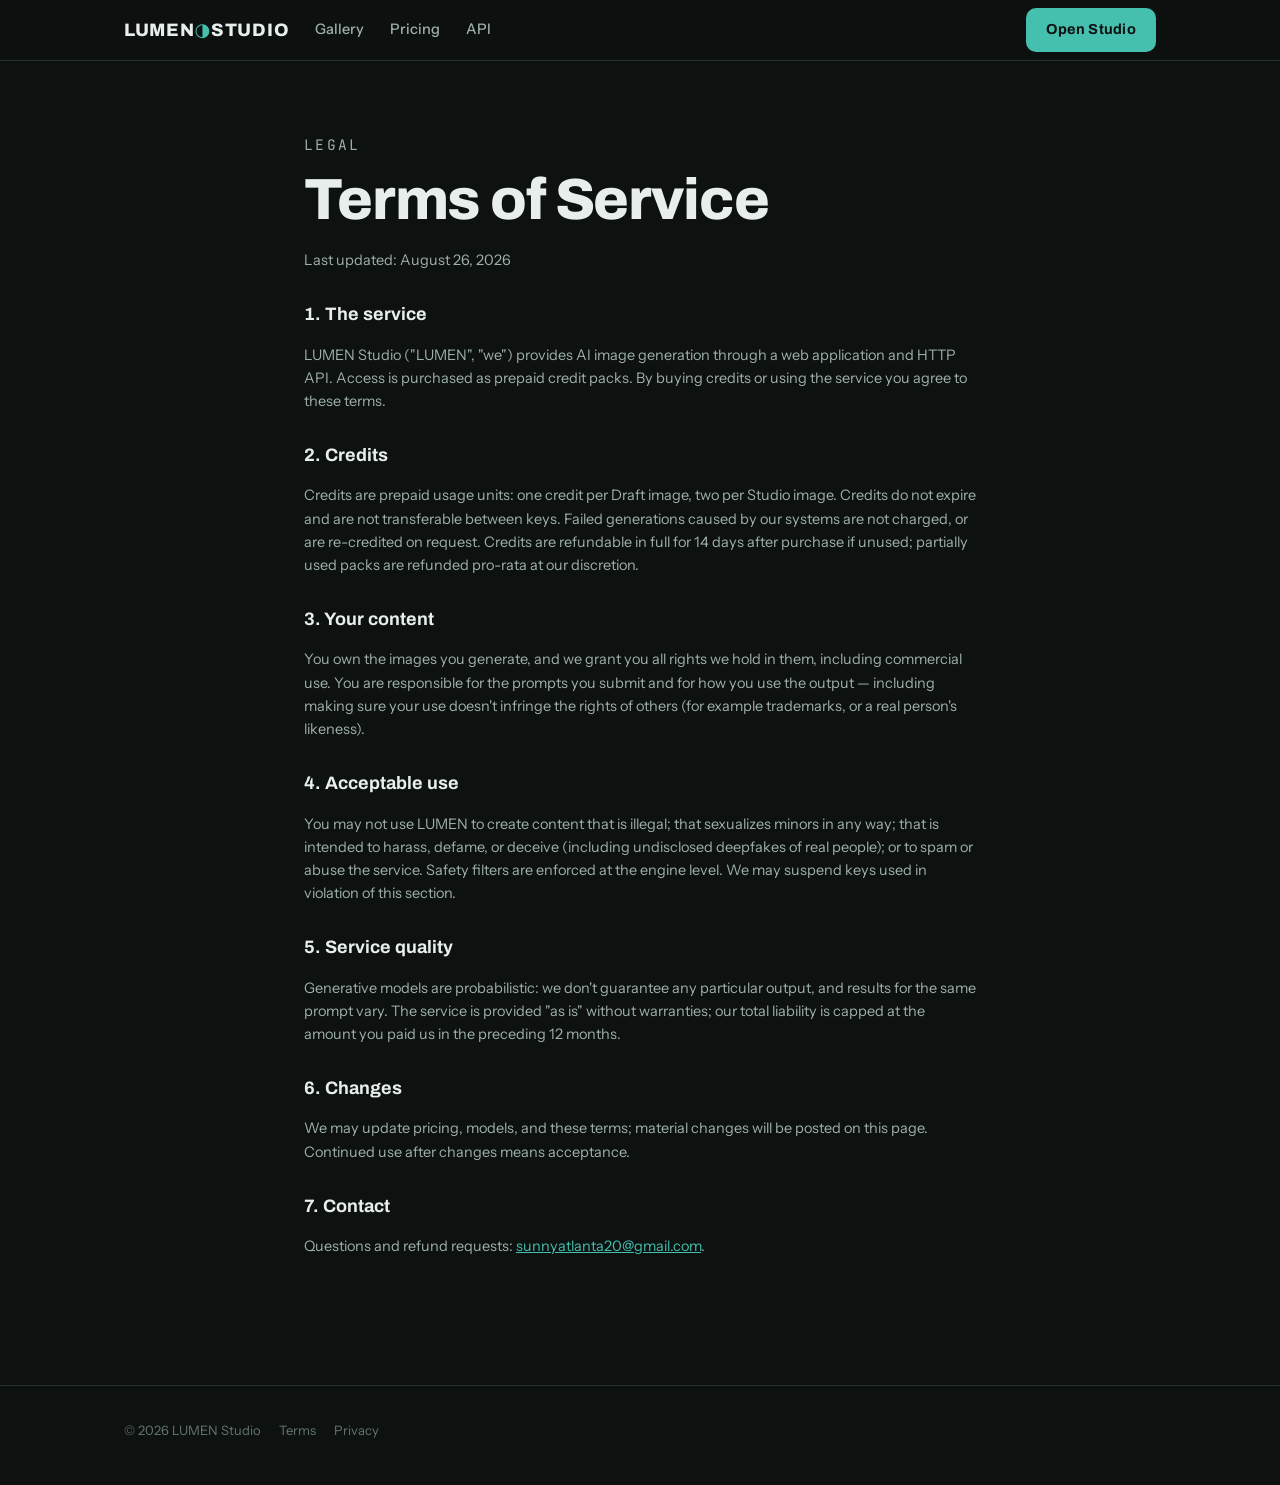
<file: terms.html>
<!doctype html>
<html lang="en">
<head>
<meta charset="utf-8">
<meta name="viewport" content="width=device-width, initial-scale=1">
<title>Terms of Service — LUMEN Studio</title>
<link rel="icon" href="data:image/svg+xml,<svg xmlns='http://www.w3.org/2000/svg' viewBox='0 0 100 100'><text y='.9em' font-size='90'>◑</text></svg>">
<link rel="stylesheet" href="https://fonts.googleapis.com/css2?family=Archivo:wght@600;700;800&family=Instrument+Sans:wght@400;500;600&family=JetBrains+Mono:wght@400;500&display=swap">
<link rel="stylesheet" href="site.css">
</head>
<body>

<nav><div class="wrap">
  <a class="wordmark" href="index.html">LUMEN<span>◑</span>STUDIO</a>
  <a class="link" href="gallery.html">Gallery</a>
  <a class="link" href="pricing.html">Pricing</a>
  <a class="link" href="api.html">API</a>
  <div class="spacer"></div>
  <a class="btn" href="studio.html">Open Studio</a>
</div></nav>

<section><div class="wrap legal">
  <p class="eyebrow">Legal</p>
  <h1>Terms of Service</h1>
  <p class="muted">Last updated: August 26, 2026</p>

  <h3>1. The service</h3>
  <p>LUMEN Studio ("LUMEN", "we") provides AI image generation through a web application and HTTP API. Access is purchased as prepaid credit packs. By buying credits or using the service you agree to these terms.</p>

  <h3>2. Credits</h3>
  <p>Credits are prepaid usage units: one credit per Draft image, two per Studio image. Credits do not expire and are not transferable between keys. Failed generations caused by our systems are not charged, or are re-credited on request. Credits are refundable in full for 14 days after purchase if unused; partially used packs are refunded pro-rata at our discretion.</p>

  <h3>3. Your content</h3>
  <p>You own the images you generate, and we grant you all rights we hold in them, including commercial use. You are responsible for the prompts you submit and for how you use the output — including making sure your use doesn't infringe the rights of others (for example trademarks, or a real person's likeness).</p>

  <h3>4. Acceptable use</h3>
  <p>You may not use LUMEN to create content that is illegal; that sexualizes minors in any way; that is intended to harass, defame, or deceive (including undisclosed deepfakes of real people); or to spam or abuse the service. Safety filters are enforced at the engine level. We may suspend keys used in violation of this section.</p>

  <h3>5. Service quality</h3>
  <p>Generative models are probabilistic: we don't guarantee any particular output, and results for the same prompt vary. The service is provided "as is" without warranties; our total liability is capped at the amount you paid us in the preceding 12 months.</p>

  <h3>6. Changes</h3>
  <p>We may update pricing, models, and these terms; material changes will be posted on this page. Continued use after changes means acceptance.</p>

  <h3>7. Contact</h3>
  <p>Questions and refund requests: <span id="mail"></span>.</p>
</div></section>

<footer><div class="wrap">
  <span>© 2026 LUMEN Studio</span>
  <a href="terms.html">Terms</a>
  <a href="privacy.html">Privacy</a>
</div></footer>

<script src="config.js"></script>
<script>
  const m = window.LUMEN_CONFIG.SUPPORT_EMAIL;
  document.getElementById("mail").innerHTML = `<a href="mailto:${m}" style="color:var(--accent)">${m}</a>`;
</script>
</body>
</html>
</file>
<file: site.css>
/* LUMEN Studio — shared design system */
:root {
  --bg: #0d1211; --panel: #131a18; --panel-2: #1a2321; --line: #263230;
  --ink: #e8eeec; --ink-2: #9fb0ab; --ink-3: #64756f;
  --accent: #45bfae; --accent-ink: #0d1211; --amber: #dfa050;
  --radius: 12px;
  --display: "Archivo", system-ui, sans-serif;
  --body: "Instrument Sans", system-ui, sans-serif;
  --mono: "JetBrains Mono", ui-monospace, monospace;
}
* { box-sizing: border-box; }
html { scroll-behavior: smooth; }
body {
  margin: 0; background: var(--bg); color: var(--ink);
  font-family: var(--body); font-size: 16px; line-height: 1.6;
  -webkit-font-smoothing: antialiased;
}
.wrap { max-width: 1080px; margin: 0 auto; padding: 0 24px; }

/* nav */
nav {
  position: sticky; top: 0; z-index: 50;
  background: rgba(13,18,17,.88); backdrop-filter: blur(10px);
  border-bottom: 1px solid var(--line);
}
nav .wrap { display: flex; align-items: center; gap: 26px; height: 60px; }
.wordmark { font-family: var(--display); font-weight: 800; font-size: 18px; letter-spacing: .04em; color: var(--ink); text-decoration: none; }
.wordmark span { color: var(--accent); }
nav a.link { color: var(--ink-2); text-decoration: none; font-size: 14.5px; font-weight: 500; }
nav a.link:hover, nav a.link.on { color: var(--ink); }
nav .spacer { flex: 1; }
.btn {
  display: inline-block; text-decoration: none; cursor: pointer; border: 0;
  font-family: var(--display); font-weight: 700; font-size: 14.5px; letter-spacing: .02em;
  background: var(--accent); color: var(--accent-ink);
  padding: 10px 20px; border-radius: 10px;
}
.btn:hover { filter: brightness(1.08); }
.btn.big { font-size: 16px; padding: 14px 28px; border-radius: 12px; }
.btn.ghost { background: transparent; color: var(--ink); border: 1px solid var(--line); }
.btn.ghost:hover { border-color: var(--accent); color: var(--accent); }

/* type */
h1 { font-family: var(--display); font-weight: 800; letter-spacing: -.02em; line-height: 1.05; margin: 0 0 18px; font-size: clamp(34px, 5.5vw, 58px); text-wrap: balance; }
h2 { font-family: var(--display); font-weight: 700; letter-spacing: -.01em; font-size: clamp(24px, 3.4vw, 34px); margin: 0 0 10px; text-wrap: balance; }
h3 { font-family: var(--display); font-weight: 700; font-size: 18px; margin: 0 0 6px; }
.eyebrow { font-family: var(--mono); font-size: 11.5px; letter-spacing: .16em; text-transform: uppercase; color: var(--accent); margin: 0 0 14px; }
.sub { font-size: 18px; color: var(--ink-2); max-width: 620px; margin: 0 0 26px; text-wrap: pretty; }
.muted { color: var(--ink-3); }
section { padding: 72px 0; }
section.tight { padding: 44px 0; }

/* cards & grids */
.grid { display: grid; gap: 18px; }
.grid.c3 { grid-template-columns: repeat(3, 1fr); }
.grid.c2 { grid-template-columns: repeat(2, 1fr); }
@media (max-width: 860px) { .grid.c3, .grid.c2 { grid-template-columns: 1fr; } }
.card {
  background: var(--panel); border: 1px solid var(--line);
  border-radius: var(--radius); padding: 22px;
}
.card p { margin: 6px 0 0; font-size: 14.5px; color: var(--ink-2); }

/* pricing */
.price-card { display: flex; flex-direction: column; gap: 6px; position: relative; }
.price-card .amount { font-family: var(--display); font-weight: 800; font-size: 40px; }
.price-card .amount small { font-size: 15px; color: var(--ink-3); font-weight: 500; }
.price-card ul { margin: 12px 0 20px; padding: 0; list-style: none; }
.price-card li { padding: 6px 0; font-size: 14.5px; color: var(--ink-2); border-bottom: 1px dashed var(--line); }
.price-card li b { color: var(--ink); }
.price-card .btn { margin-top: auto; text-align: center; }
.pop { border-color: var(--accent); }
.pop-tag {
  position: absolute; top: -11px; left: 20px; font-family: var(--mono);
  font-size: 10px; letter-spacing: .1em; text-transform: uppercase;
  background: var(--accent); color: var(--accent-ink); padding: 3px 10px; border-radius: 999px;
}

/* gallery */
.masonry { columns: 3; column-gap: 16px; }
@media (max-width: 860px) { .masonry { columns: 2; } }
@media (max-width: 560px) { .masonry { columns: 1; } }
.shot { break-inside: avoid; margin-bottom: 16px; background: var(--panel); border: 1px solid var(--line); border-radius: var(--radius); overflow: hidden; }
.shot img { width: 100%; display: block; }
.shot figcaption { padding: 10px 14px; font-size: 12.5px; color: var(--ink-3); }

/* code / docs */
pre.code {
  background: #0a1513; border: 1px solid var(--line); border-radius: 10px;
  padding: 16px 18px; overflow-x: auto; font-family: var(--mono);
  font-size: 12.8px; line-height: 1.6; color: #cfe0da; margin: 12px 0 22px;
}
pre.code b { color: var(--accent); font-weight: 500; }
code.inline { font-family: var(--mono); font-size: .85em; background: var(--panel-2); padding: 2px 6px; border-radius: 5px; }
table.doc { border-collapse: collapse; width: 100%; font-size: 14px; margin: 10px 0 24px; }
table.doc th { font-family: var(--mono); font-size: 11px; text-transform: uppercase; letter-spacing: .1em; color: var(--ink-3); text-align: left; padding: 8px 12px; border-bottom: 1px solid var(--line); }
table.doc td { padding: 9px 12px; border-bottom: 1px solid var(--line); color: var(--ink-2); vertical-align: top; }
table.doc td:first-child { font-family: var(--mono); font-size: 13px; color: var(--ink); white-space: nowrap; }

/* faq / legal */
details.faq { border-bottom: 1px solid var(--line); padding: 14px 0; }
details.faq summary { cursor: pointer; font-weight: 600; font-size: 15.5px; }
details.faq p { color: var(--ink-2); font-size: 14.5px; margin: 10px 0 0; max-width: 680px; }
.legal { max-width: 720px; }
.legal h3 { margin-top: 28px; }
.legal p, .legal li { color: var(--ink-2); font-size: 14.5px; }

footer { border-top: 1px solid var(--line); padding: 34px 0 44px; margin-top: 40px; }
footer .wrap { display: flex; flex-wrap: wrap; gap: 18px; align-items: center; font-size: 13px; color: var(--ink-3); }
footer a { color: var(--ink-3); text-decoration: none; }
footer a:hover { color: var(--ink-2); }
</file>
